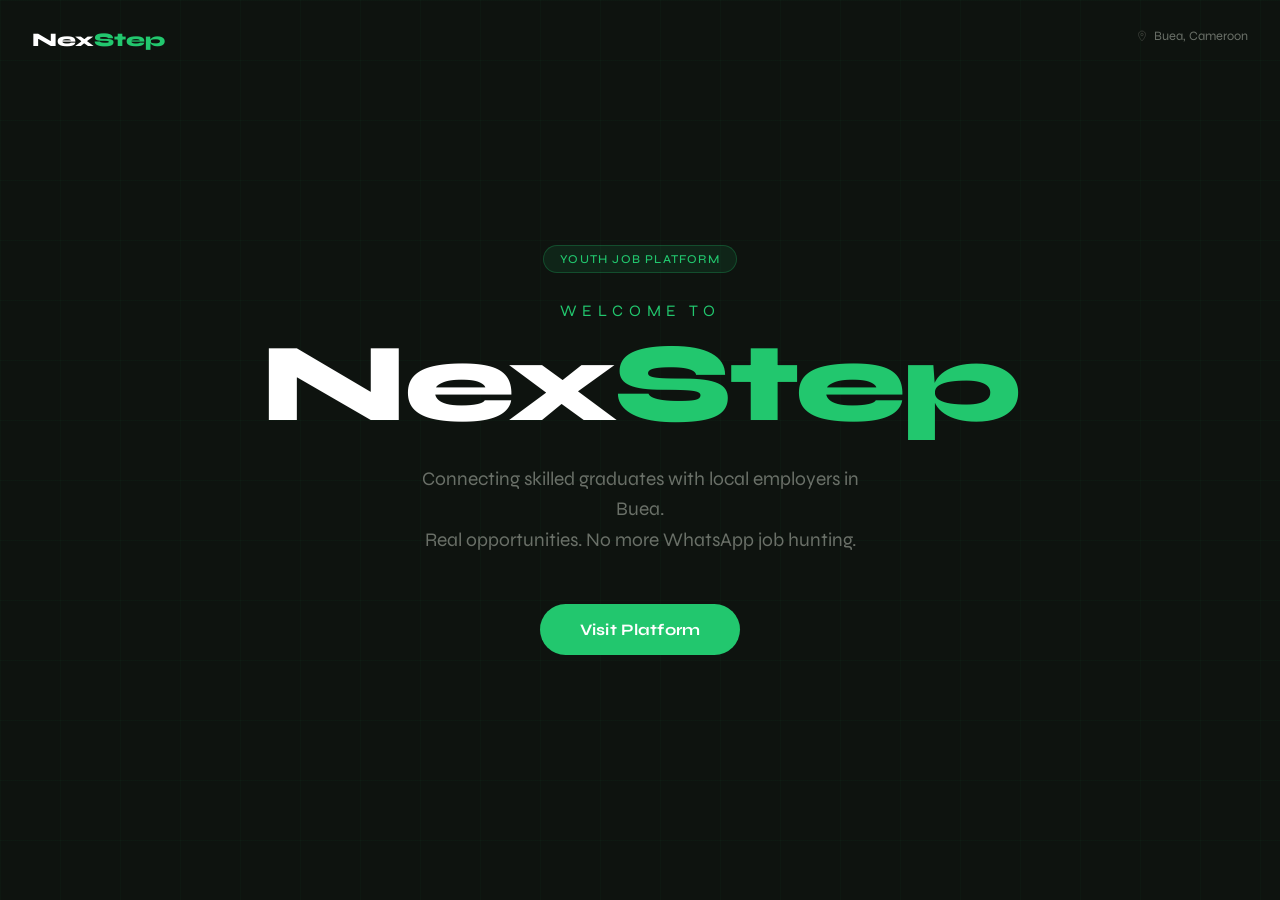
<file: index.html>
<!doctype html>
<html lang="en">
  <head>
    <meta charset="UTF-8" />
    <meta name="viewport" content="width=device-width, initial-scale=1.0" />
    <title>Welcome | NextStep</title>
    <link
      rel="stylesheet"
      href="https://fonts.googleapis.com/css2?family=Syne:wght@400;700;800&family=DM+Sans:wght@300;400;500&display=swap"/>
    <link rel="stylesheet" href="css/welcome.css" />
  </head>
  <body>
    <div class="grid-overlay"></div>
    <canvas id="bg"></canvas>
    <a href="home.html" class="corner-logo">Nex<span>Step</span></a>

    <!-- Location top right -->
    <div class="location-tag">
      <svg
        width="12"
        height="12"
        fill="none"
        stroke="#3a3e38"
        stroke-width="1.8"
        viewBox="0 0 24 24"
      >
        <path
          d="M12 2C8.13 2 5 5.13 5 9c0 5.25 7 13 7 13s7-7.75 7-13c0-3.87-3.13-7-7-7z"
        />
        <circle cx="12" cy="9" r="2.5" />
      </svg>
      Buea, Cameroon
    </div>

    <!-- Main Section -->
    <main class="welcome-wrap">
      <div class="tag">Youth Job Platform</div>

      <div class="welcome-label">Welcome to</div>
      <h1 class="headline">
        <span class="word">Nex</span><span class="word">Step</span>
      </h1>

      <p class="subtext">
        Connecting skilled graduates with local employers in Buea.<br />
        Real opportunities. No more WhatsApp job hunting.
      </p>
      <div class="cta-wrap">
        <a href="home.html" class="cta-btn" id="enterBtn">Visit Platform</a>
      </div>
    </main>
  </body>
</html>
</file>
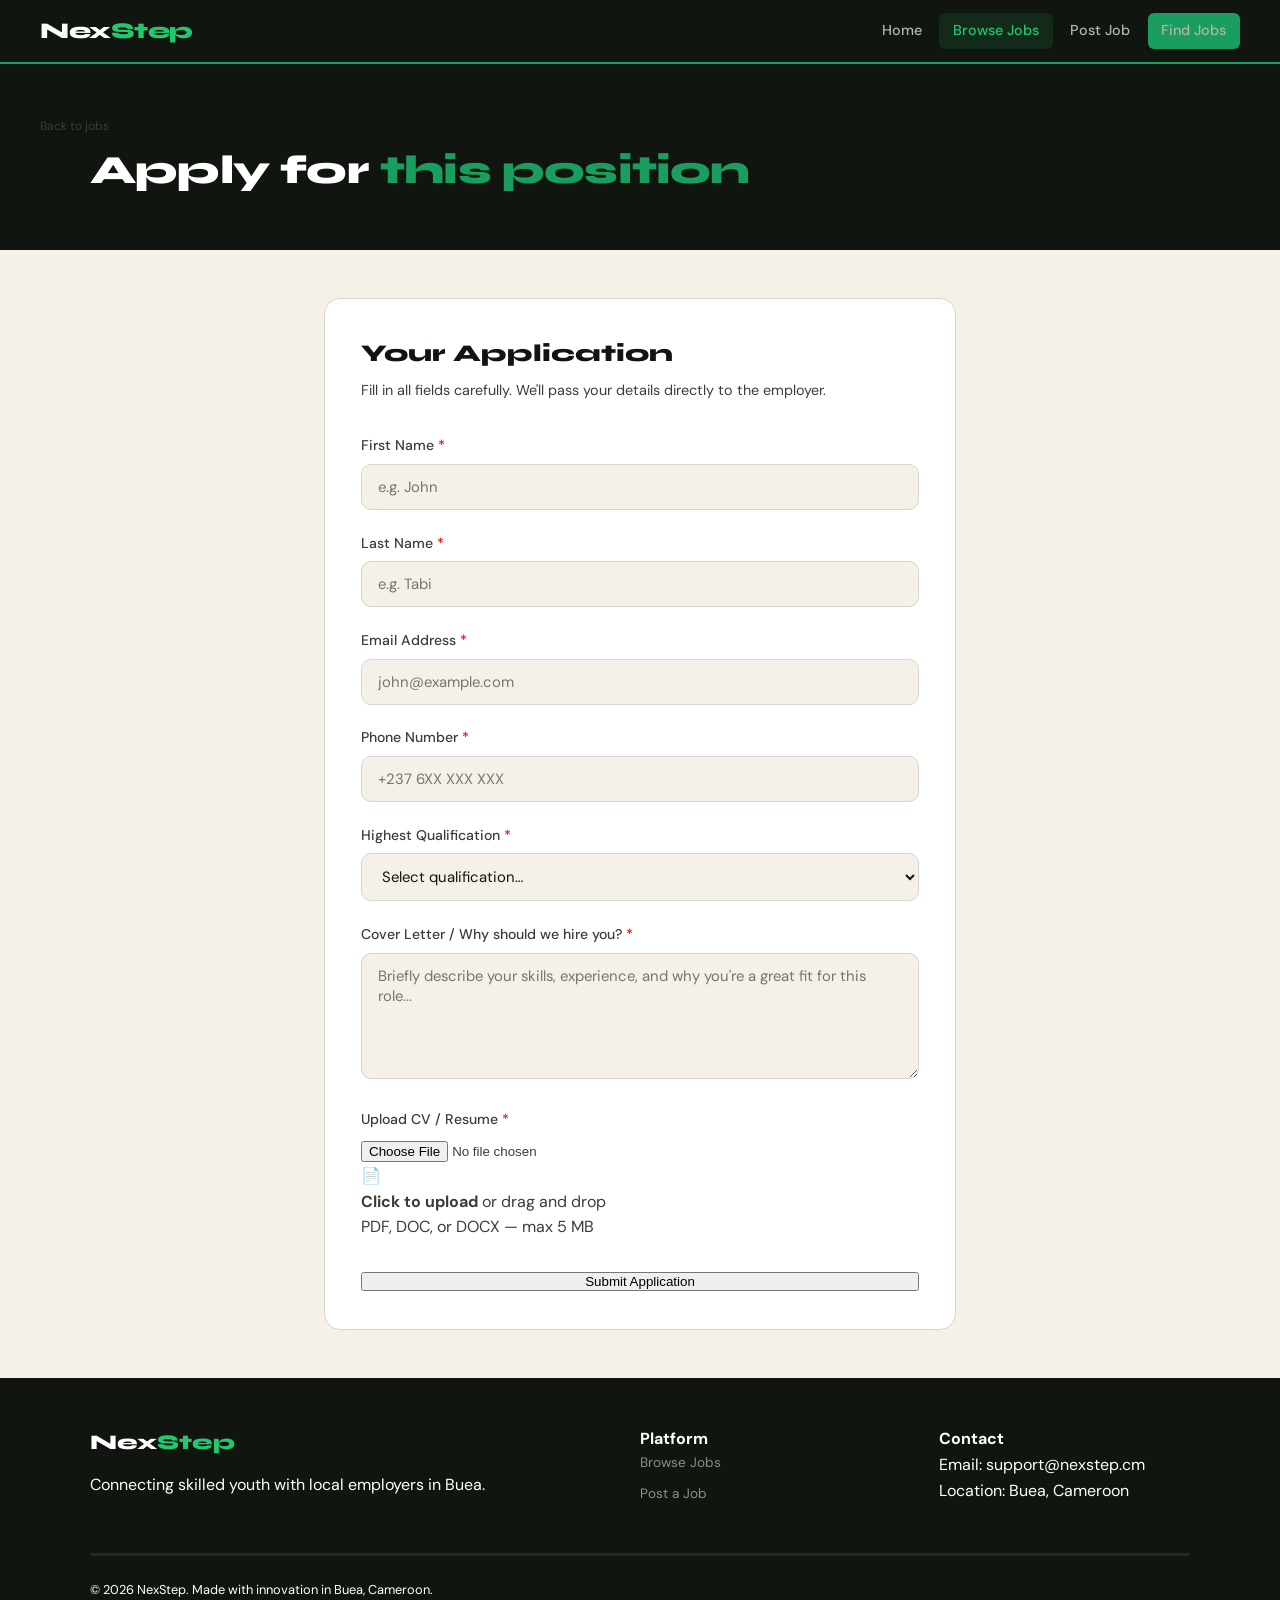
<file: apply.html>
<!DOCTYPE html>
<html lang="en">
<head>
  <meta charset="UTF-8" />
  <meta name="viewport" content="width=device-width, initial-scale=1.0" />
  <title>Apply | NexStep</title>
  <link rel="stylesheet" href="css/apply.css" />
</head>
<body>
<nav>
  <a href="home.html" class="nav-logo">Nex<span>Step</span></a>
  <div class="nav-links" id="navLinks">
    <a href="home.html">Home</a>
    <a href="job.html" class="active">Browse Jobs</a>
    <a href="employer.html">Post  Job</a>
    <a href="job.html" class="nav-cta btn">Find Jobs </a>
  </div>
  <div class="hamburger" id="hamburger">
    <span></span>
    <span></span>
    <span></span>
  </div>
</nav>
<div class="page-header">
  <div class="page-header-inner">
    <a href="#" id="backLink">Back to jobs</a>
    <h1>Apply for <span id="pageJobTitle">this position</span></h1>
  </div>
</div>
<div class="form-page">
  <div class="form-card">
    <div class="form-title">Your Application</div>
    <p class="form-subtitle">Fill in all fields carefully. We'll pass your details directly to the employer.</p>
    <form id="applyForm" novalidate>
      <div class="form-row">
        <div class="form-group">
          <label class="form-label" for="firstName">First Name <span>*</span></label>
          <input class="form-input" id="firstName" type="text" placeholder="e.g. John" />
          <div class="form-error" id="firstNameErr">Please enter your first name.</div>
        </div>
        <div class="form-group">
          <label class="form-label" for="lastName">Last Name <span>*</span></label>
          <input class="form-input" id="lastName" type="text" placeholder="e.g. Tabi" />
          <div class="form-error" id="lastNameErr">Please enter your last name.</div>
        </div>
      </div>
      <div class="form-group">
        <label class="form-label" for="email">Email Address <span>*</span></label>
        <input class="form-input" id="email" type="email" placeholder="john@example.com" />
        <div class="form-error" id="emailErr">Please enter a valid email address.</div>
      </div>
      <div class="form-group">
        <label class="form-label" for="phone">Phone Number <span>*</span></label>
        <input class="form-input" id="phone" type="tel" placeholder="+237 6XX XXX XXX" />
        <div class="form-error" id="phoneErr">Please enter your phone number.</div>
      </div>
      <div class="form-group">
        <label class="form-label" for="education">Highest Qualification <span>*</span></label>
        <select class="form-select" id="education">
          <option value="">Select qualification…</option>
          <option>HND (Higher National Diploma)</option>
          <option>Bachelor's Degree</option>
          <option>Master's Degree</option>
          <option>Professional Certificate</option>
          <option>BACC / A-Levels</option>
        </select>
        <div class="form-error" id="educationErr">Please select your qualification.</div>
      </div>
      <div class="form-group">
        <label class="form-label" for="coverLetter">Cover Letter / Why should we hire you? <span>*</span></label>
        <textarea class="form-textarea" id="coverLetter" rows="5" placeholder="Briefly describe your skills, experience, and why you're a great fit for this role..."></textarea>
        <div class="form-error" id="coverLetterErr">Please write a short cover letter</div>
      </div>
      <div class="form-group">
        <label class="form-label">Upload CV / Resume <span>*</span></label>
        <label class="file-upload" for="cvUpload" id="fileLabel">
          <input type="file" id="cvUpload" accept=".pdf,.doc,.docx" onchange="handleFile(this)" />
          <div class="file-upload-icon">📄</div>
          <div class="file-upload-text">
            <strong>Click to upload</strong> or drag and drop<br>
            PDF, DOC, or DOCX — max 5 MB
          </div>
        </label>
        <div class="form-error" id="cvErr">Please upload your CV.</div>
      </div>
      <div style="margin-top:1.75rem;">
        <button type="submit" class="btn btn-primary btn-lg" style="width:100%;justify-content:center;">
          Submit Application
        </button>
      </div>
    </form>
  </div>
</div>
<!-- Success massage -->
<div class="posted" id="completed">
  <div class="posted-title">Application Submitted!</div>
  <div class="posted-msg">We've sent your application to the employer. Good luck!</div>
</div>
<!-- Footer section -->
  <footer>
      <div class="footer-inner">
          <div class="footer-top">
              <div>
                  <a href="home.html" class="footer-logo">Nex<span>Step</span></a>
                  <p class="footer-desc"> Connecting skilled youth with local employers in Buea. </p>
              </div>
              <div class="footer-col">
                  <h4>Platform</h4>
                  <a href="job.html">Browse Jobs</a>
                  <a href="employer.html">Post a Job</a>
              </div>
              <div class="footer-col">
                  <h4>Contact</h4>
                  <p>Email: support@nexstep.cm</p>
                  <p>Location: Buea, Cameroon</p>
              </div>
          </div>
          <div class="footer-bottom">
              <span>
                  © 2026 NexStep. Made with innovation in Buea, Cameroon.
              </span>
          </div>
      </div>
  </footer>
  <script src="js/apply.js"></script>
  </body>
  </html>
</file>
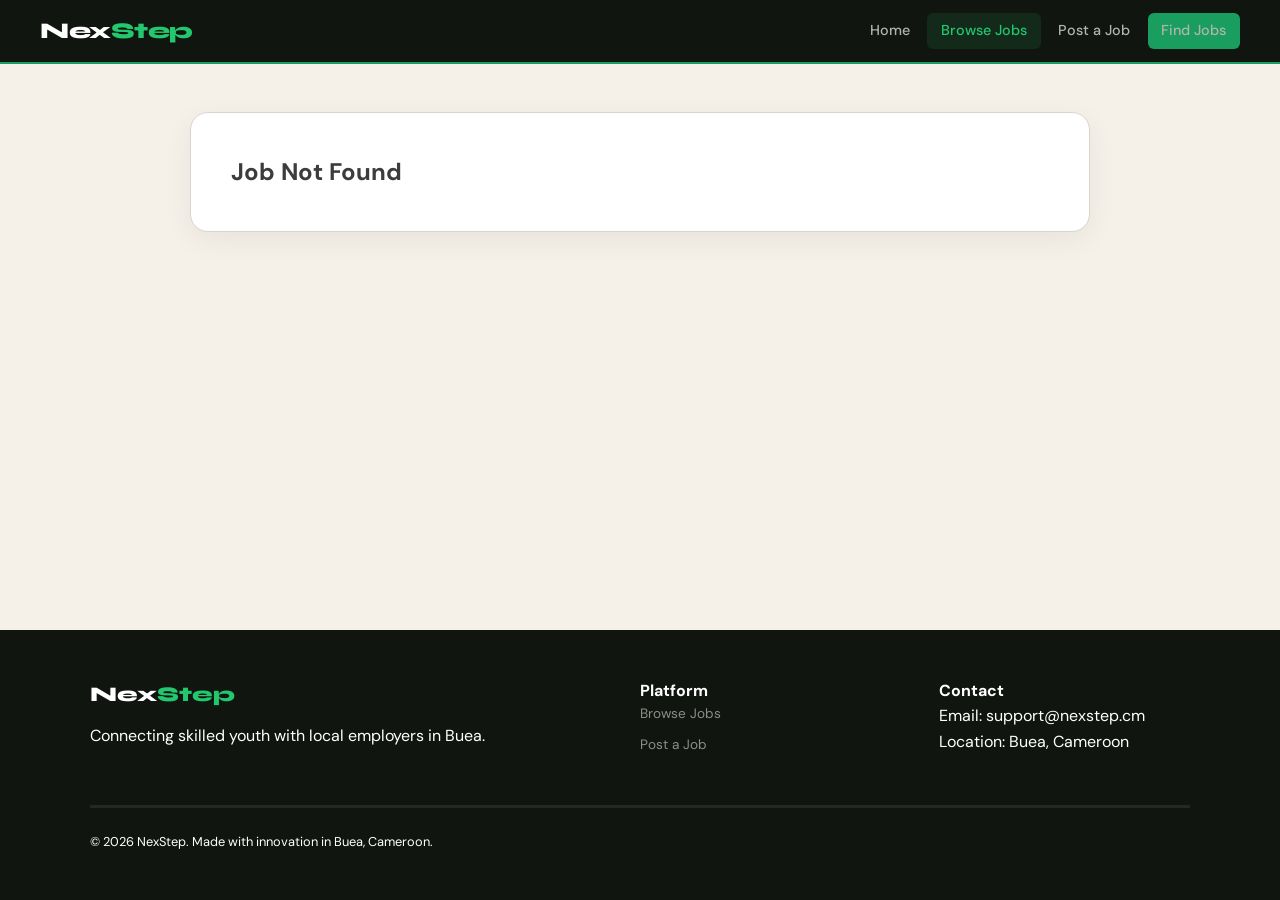
<file: details.html>
<!DOCTYPE html>
<html lang="en">
<head>
  <meta charset="UTF-8" />
  <meta name="viewport" content="width=device-width, initial-scale=1.0" />
  <title>Job Detail — NexStep</title>
  <link rel="stylesheet" href="css/detail.css" />
  <link rel="icon" type="image/png" href="/image/favicon.png" />
</head>
<body>

  <!-- Nav section -->
  <nav>
    <a href="home.html" class="nav-logo">Nex<span>Step</span></a>
    <div class="nav-links" id="navLinks">
      <a href="home.html">Home</a>
      <a href="job.html" class="active">Browse Jobs</a>
      <a href="employer.html">Post a Job</a>
      <a href="job.html" class="nav-cta btn">Find Jobs </a>
    </div>
    <div class="hamburger" id="hamburger">
      <span></span>
      <span></span>
      <span></span>
    </div>
  </nav>

  <!-- Job Details Section -->
  <section class="details-section">
    <div class="details-container" id="jobDetails">
      <!-- Job info will be injected here by JavaScript -->
    </div>
  </section>

  <!-- Footer section -->
  <footer>
      <div class="footer-inner">
          <div class="footer-top">
              <div>
                  <a href="home.html" class="footer-logo">Nex<span>Step</span></a>
                  <p class="footer-desc"> Connecting skilled youth with local employers in Buea. </p>
              </div>
              <div class="footer-col">
                  <h4>Platform</h4>
                  <a href="job.html">Browse Jobs</a>
                  <a href="employer.html">Post a Job</a>
              </div>
              <div class="footer-col">
                  <h4>Contact</h4>
                  <p>Email: support@nexstep.cm</p>
                  <p>Location: Buea, Cameroon</p>
              </div>
          </div>
          <div class="footer-bottom">
              <span>
                  © 2026 NexStep. Made with innovation in Buea, Cameroon.
              </span>
          </div>
      </div>
  </footer>

  <!-- JavaScript -->
  <script>
    // Job database
    const jobs = {
      1: {
        title: "Network Administrator",
        company: "Ctnet",
        location: "Camp-sic, Buea",
        salary: "75,000 XAF/month",
        type: "Full-Time",
        description: "We are look for a networking engineer to monitor and maintain network infrastructure to ensure optimal connectivity, and security"
      },
      2: {
        title: "Junior Web Developer",
        company: "MountainHub",
        location: "Greate Soppo, Buea",
        salary: "30,000 XAF/month",
        type: "Internship",
        description: "Assit developing team and maintaining web applications for growing tech ."
      },
      3: {
        title: "Hardware Maintenance Technician",
        company: "Emma4Christ",
        location: "UB Junction, Buea",
        salary: "120,000 XAF/month",
        type: "Full-Time",
        description: "Maintaining and repairinggit git computer hardware devices."
      },
      4: {
        title: "Social Media Manager",
        company: "Buea Digital Agency",
        location: "Great Soppo",
        salary: "90,000 XAF/month",
        type: "Part-Time",
        description: "Manage social media accounts and create digital marketing campaigns."
      },
      5: {
        title: "Mobile App Developer",
        company: "Silicon Mountain Startup",
        location: "Molyko",
        salary: "200,000 XAF/month",
        type: "Contract",
        description: "Develop cross-platform mobile applications with Flutter or React Native."
      }
      
    };

    // Get job ID from URL
    const params = new URLSearchParams(window.location.search);
    const id = params.get("id");
    const job = jobs[id];

    // Select container
    const container = document.getElementById("jobDetails");

    if (job) {
      container.innerHTML = `
        <h1>${job.title}</h1>
        <p><strong>Company:</strong> ${job.company}</p>
        <p><strong>Location:</strong> ${job.location}</p>
        <p><strong>Salary:</strong> ${job.salary}</p>
        <p><strong>Job Type:</strong> ${job.type}</p>
        <h3>Job Description</h3>
        <p>${job.description}</p>
        
        <a href="apply.html" class="apply-btn">Apply Now</a>
      `;
    } else {
      container.innerHTML = `<h1>Job Not Found</h1>`;
    }

    const hamburger = document.getElementById("hamburger");
    const navLinks = document.getElementById("navLinks");

    hamburger.addEventListener("click", () => {
    navLinks.classList.toggle("open");
});
  </script>
</body>
</html>
</file>
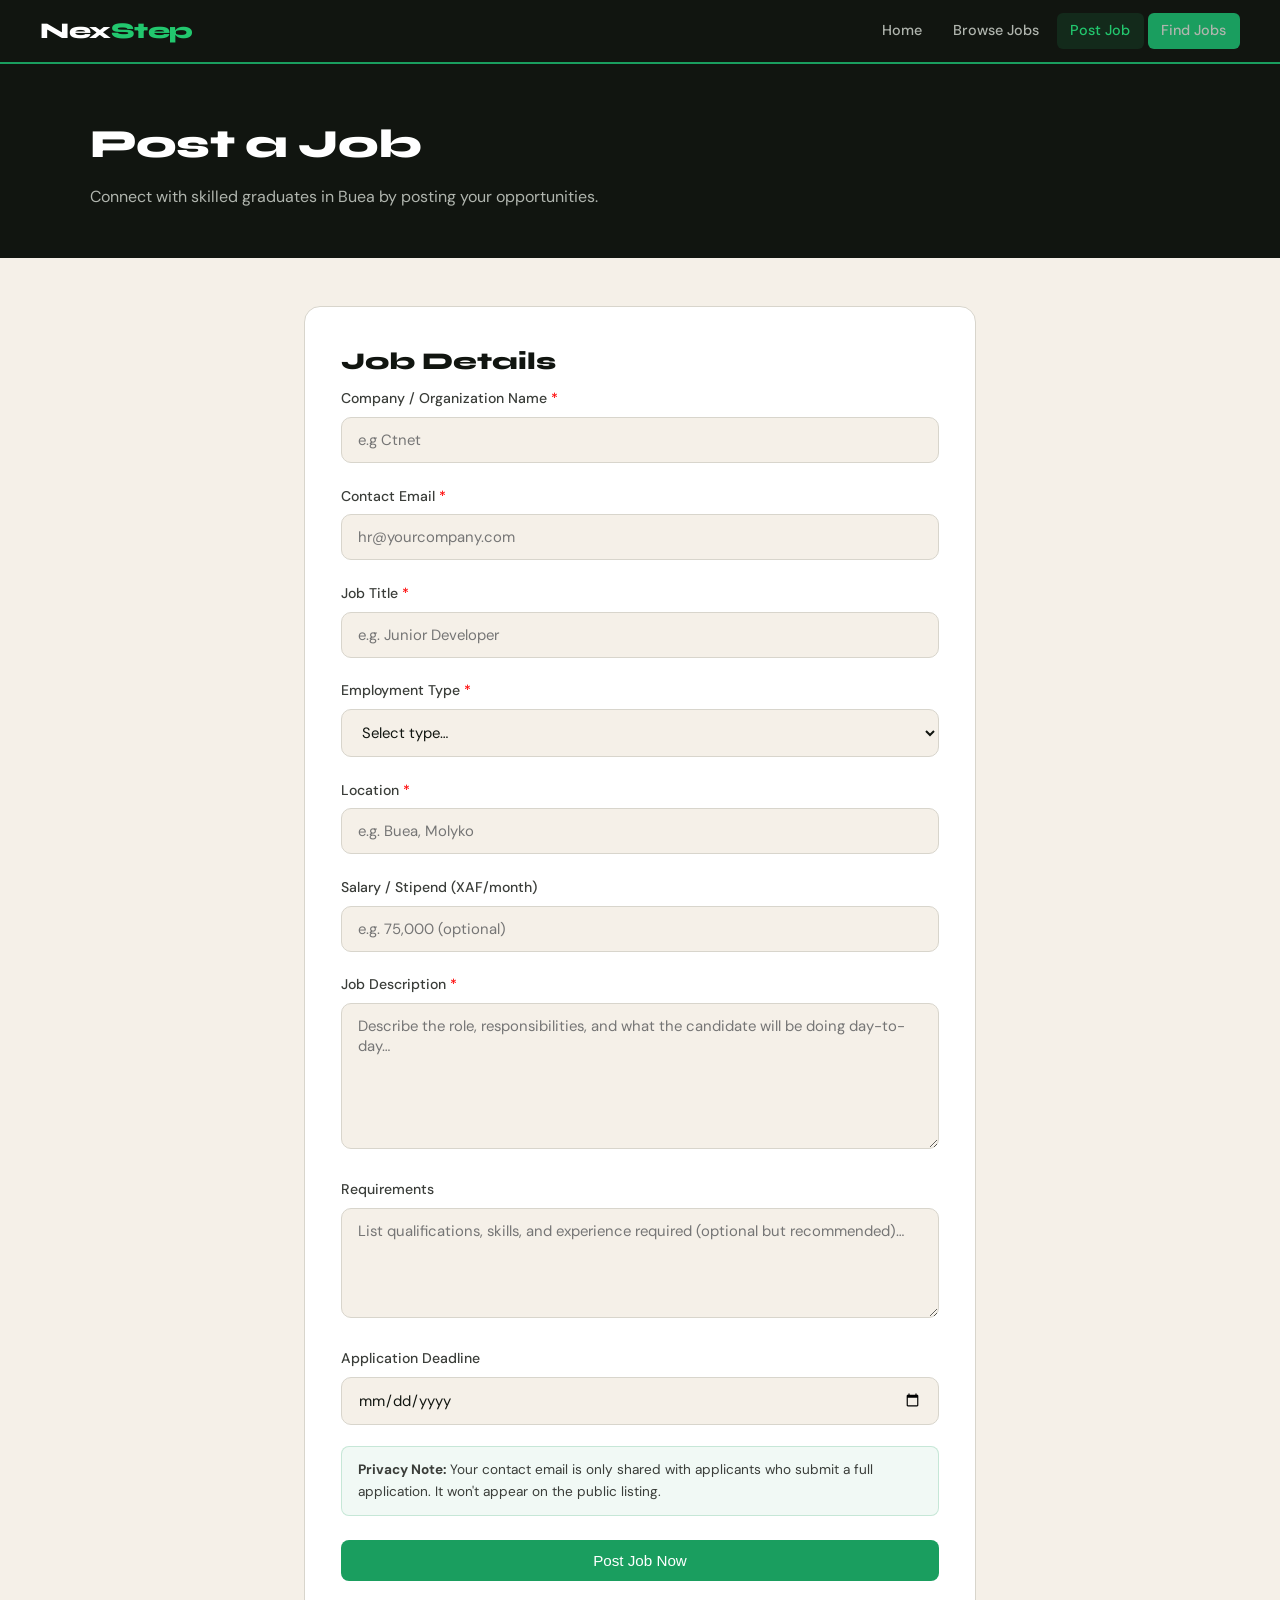
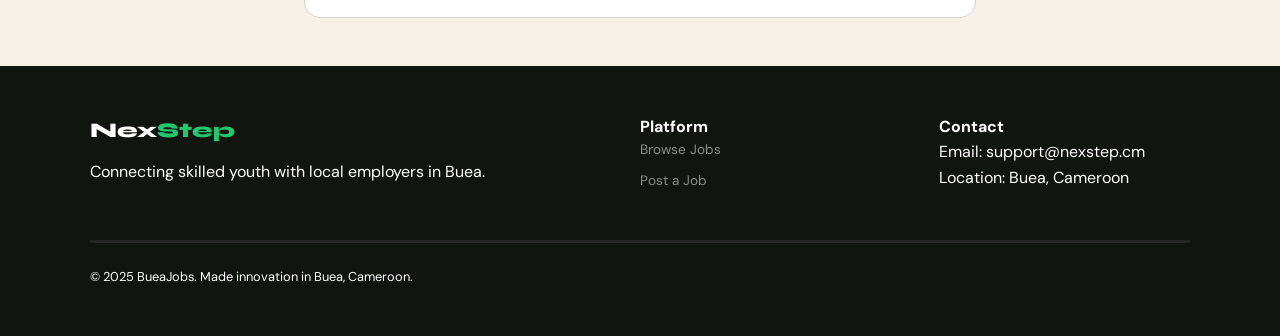
<file: employer.html>
<!DOCTYPE html>
<html lang="en">
<head>
    <meta charset="UTF-8">
    <meta name="viewport" content="width=device-width, initial-scale=1.0">
    <title>Post Job | NexStep</title>
    <link rel="stylesheet" href="css/employer.css">
    <link rel="icon" type="image/png" href="/image/favicon.png" />
</head>
<body>
    
<!-- Header and Navigation -->
<header>
    <nav>
        <a href="home.html" class="nav-logo">Nex<span>Step</span></a>
        <div class="nav-links" id="navLinks">
            <a href="home.html">Home</a>
            <a href="job.html">Browse Jobs</a>
            <a href="employer.html" class="active">Post Job</a>
            <a href="job.html" class="nav-cta btn">Find Jobs</a>
        </div>
<!-- Hamburger-->
        <div class="hamburger" id="hamburger">
            <span></span>
            <span></span>
            <span></span>
        </div>
    </nav>
</header>

<!-- Hero Section -->
<section class="page-header">
    <div class="header-inner">
        <h1>Post a Job</h1>
        <p>Connect with skilled graduates in Buea by posting your opportunities.</p>
    </div>
</section>

<!-- FORM -->
<div class="post-job-wrap">
  <div class="form-card">
    <div class="form-title">Job Details</div>
    <form id="postForm" novalidate>

      <div class="form-group">
        <label class="form-label" for="companyName">Company / Organization Name <span>*</span></label>
        <input class="form-input" id="companyName" type="text" placeholder="e.g Ctnet" />
        <div class="form-error" id="companyNameErr">Please enter your company name.</div>
      </div>

      <div class="form-group">
        <label class="form-label" for="contactEmail">Contact Email <span>*</span></label>
        <input class="form-input" id="contactEmail" type="email" placeholder="hr@yourcompany.com" />
        <div class="form-error" id="contactEmailErr">Please enter a valid email address.</div>
      </div>

      <div class="form-row">
        <div class="form-group">
          <label class="form-label" for="jobTitle">Job Title <span>*</span></label>
          <input class="form-input" id="jobTitle" type="text" placeholder="e.g. Junior Developer" />
          <div class="form-error" id="jobTitleErr">Please enter a job title.</div>
        </div>
        <div class="form-group">
          <label class="form-label" for="jobType">Employment Type <span>*</span></label>
          <select class="form-select" id="jobType">
            <option value="">Select type…</option>
            <option>Full-time</option>
            <option>Part-time</option>
            <option>Internship</option>
            <option>Remote</option>
          </select>
          <div class="form-error" id="jobTypeError">Please select an employment type.</div>
        </div>
      </div>

      <div class="form-row">
        <div class="form-group">
          <label class="form-label" for="jobLocation">Location <span>*</span></label>
          <input class="form-input" id="jobLocation" type="text" placeholder="e.g. Buea, Molyko" />
          <div class="form-error" id="jobLocationError">Please enter the job location.</div>
        </div>
        <div class="form-group">
          <label class="form-label" for="salary">Salary / Stipend (XAF/month)</label>
          <input class="form-input" id="salary" type="text" placeholder="e.g. 75,000 (optional)" />
        </div>
      </div>

      <div class="form-group">
        <label class="form-label" for="jobDesc">Job Description <span>*</span></label>
        <textarea class="form-textarea" id="jobDesc" rows="6"
          placeholder="Describe the role, responsibilities, and what the candidate will be doing day-to-day…"></textarea>
        <div class="form-error" id="jobDescError">Please provide a job description (at least 50 characters).</div>
      </div>

      <div class="form-group">
        <label class="form-label" for="requirements">Requirements</label>
        <textarea class="form-textarea" id="requirements" rows="4"
          placeholder="List qualifications, skills, and experience required (optional but recommended)…"></textarea>
      </div>

      <div class="form-group">
        <label class="form-label" for="deadline">Application Deadline</label>
        <input class="form-input" id="deadline" type="date" />
      </div>

      <div class="privacy-note">
        <strong>Privacy Note:</strong> Your contact email is only shared with applicants who submit a full application. It won't appear on the public listing.
      </div>
      <button type="submit" class="btn-submit">
        Post Job Now
      </button>
      </form>
    </div>
</div>

<!-- Success Message -->
<div class="posted" id="completed">
    <div class="posted-title">Job Posted Successfully</div>
    <div class="posted-msg" id="postedMsg">Your job is now live on NexStep.</div>
</div>

<!-- Footer Section -->
<footer>
  <div class="footer-inner">
    <div class="footer-top">
      <div>
        <a href="home.html" class="footer-logo">Nex<span>Step</span></a>
        <p class="footer-desc">Connecting skilled youth with local employers in Buea.</p>
      </div>
      <div class="footer-col">
        <h4>Platform</h4>
        <a href="job.html">Browse Jobs</a>
        <a href="employer.html">Post a Job</a>
      </div>
      <div class="footer-col">
        <h4>Contact</h4>
        <p>Email: support@nexstep.cm</p>
        <p>Location: Buea, Cameroon</p>
      </div>
    </div>
    <div class="footer-bottom"><span>© 2025 BueaJobs. Made innovation  in Buea, Cameroon.</span></div>
  </div>
</footer>

<!-- JavaScript link-->
<script src="js/employer.js"></script>
</body>
</html>
</file>
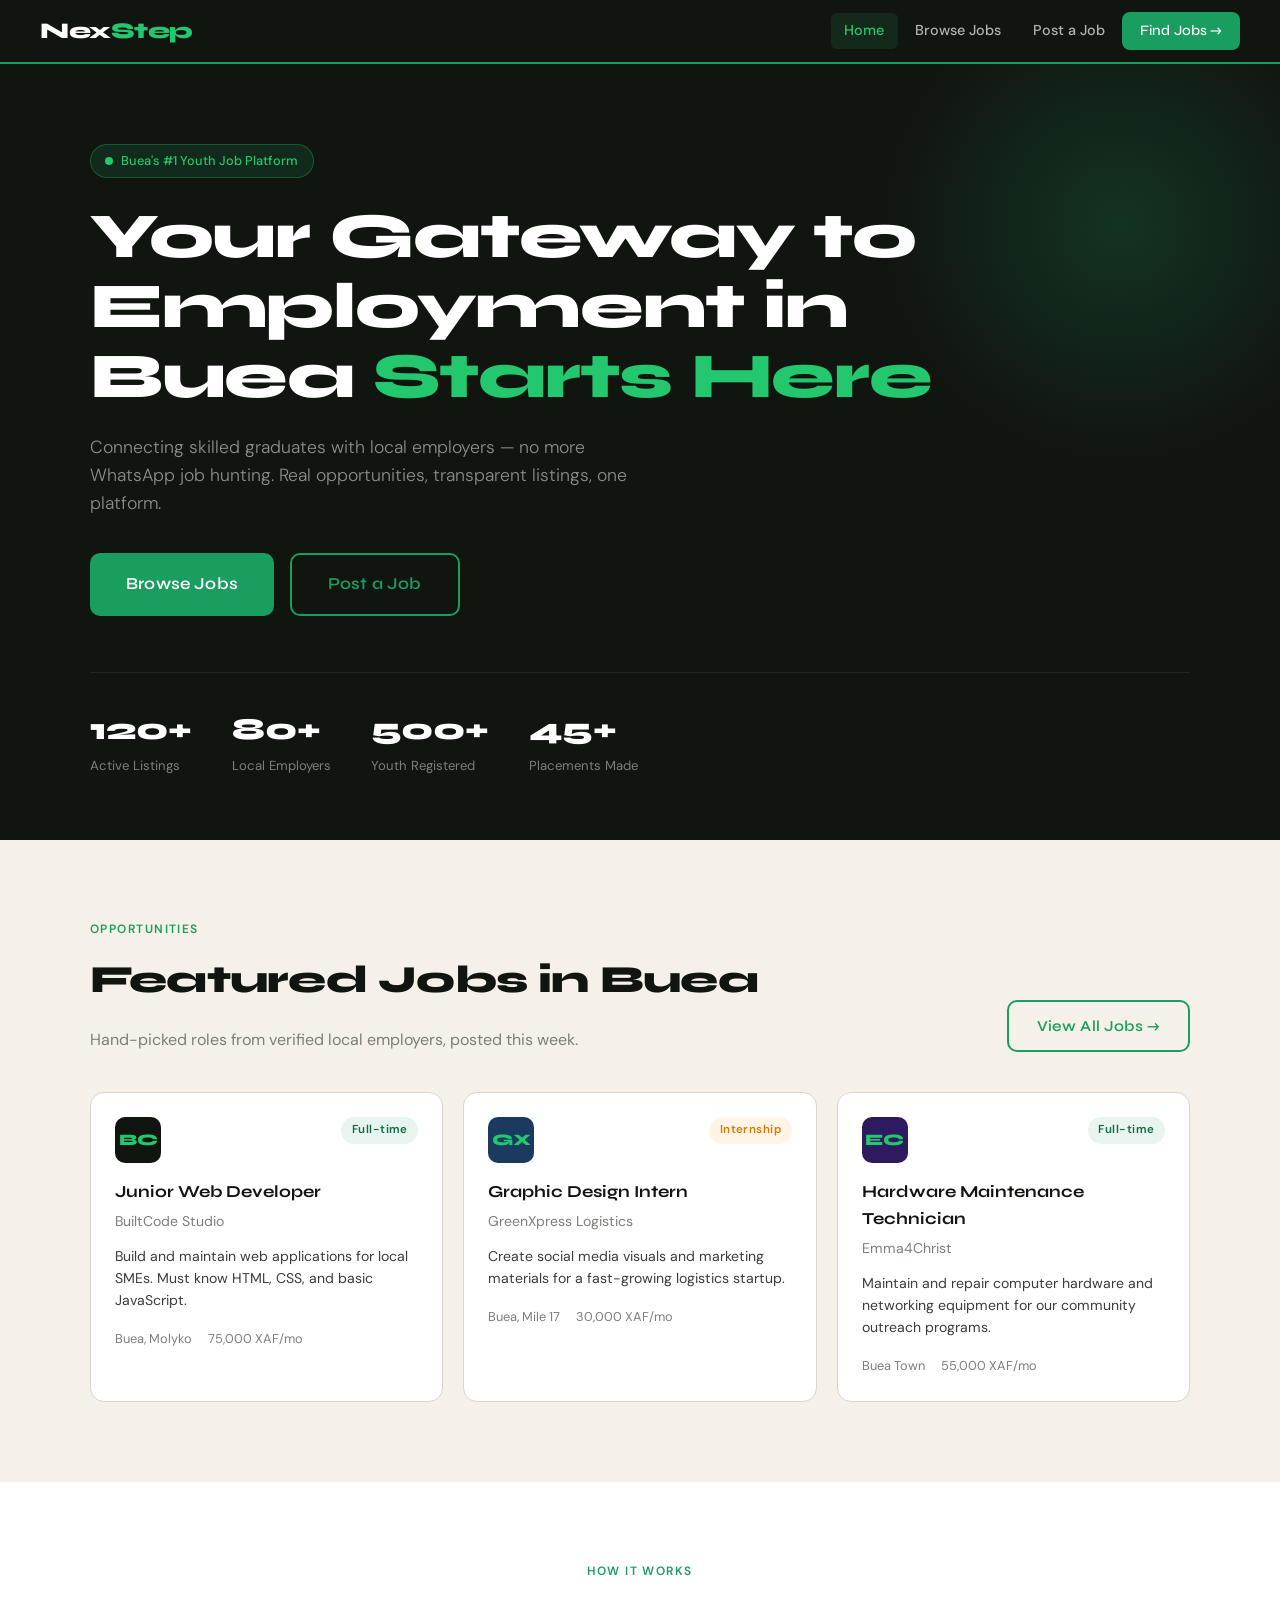
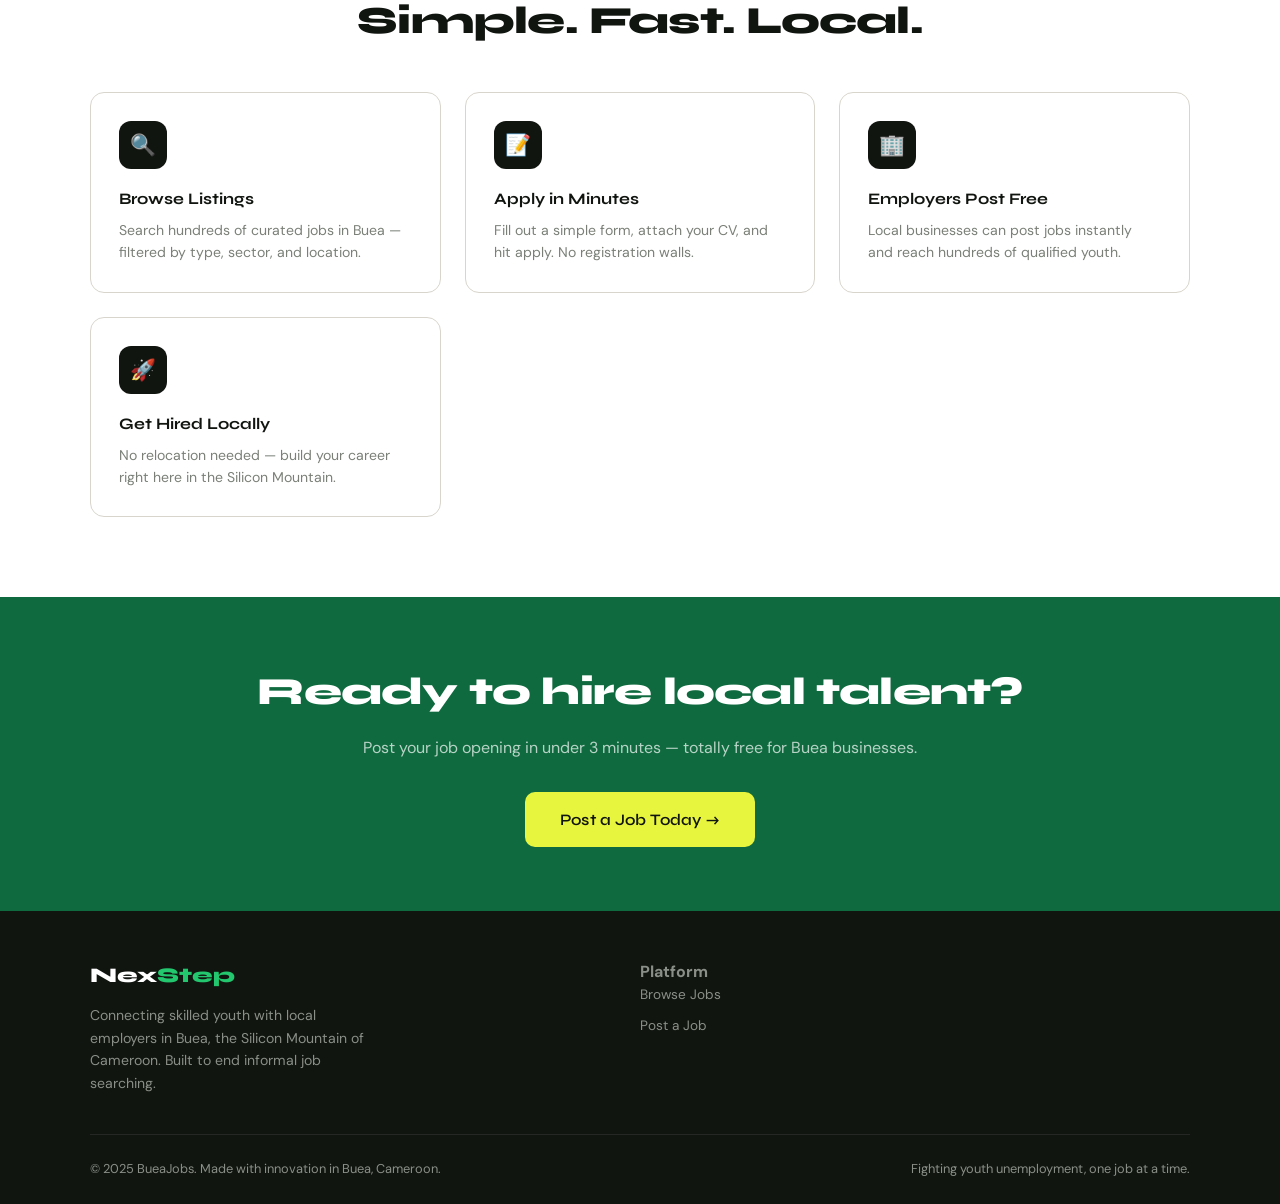
<file: home.html>
<!doctype html>
<html lang="en">
  <head>
    <meta charset="UTF-8" />
    <meta name="viewport" content="width=device-width, initial-scale=1.0" />
    <title>NextStep — Find Work in Buea</title>
    <link rel="stylesheet" href="css/home.css" />
    <link rel="stylesheet" href="css/base.css" />
  </head>
  <body>
    <!-- NAV -->
    <nav>
      <a href="index.html" class="nav-logo">Nex<span>Step</span></a>
      <div class="nav-links" id="navLinks">
        <a href="home.html" class="active">Home</a>
        <a href="job.html">Browse Jobs</a>
        <a href="employer.html">Post a Job</a>
        <a href="job.html" class="nav-cta btn">Find Jobs →</a>
      </div>
      <div class="hamburger" id="hamburger"></div>
    </nav>

    <!-- HERO -->
    <section class="hero">
      <div class="hero-inner">
        <div class="hero-tag">
          <svg width="8" height="8" viewBox="0 0 8 8" fill="none">
            <circle cx="4" cy="4" r="4" fill="#22c76e" />
          </svg>
          Buea's #1 Youth Job Platform
        </div>
        <h1>Your Gateway to Employment in<br />Buea <em>Starts Here</em></h1>
        <p>
          Connecting skilled graduates with local employers — no more WhatsApp
          job hunting. Real opportunities, transparent listings, one platform.
        </p>
        <div class="hero-actions">
    
          <a href="job.html" class="btn btn-primary btn-lg">Browse Jobs</a>
          <a href="employer.html" class="btn btn-outline btn-lg">Post a Job</a
          >
        </div>
        <div class="hero-stats">
          <div>
            <div class="stat-num">120+</div>
            <div class="stat-label">Active Listings</div>
          </div>
          <div>
            <div class="stat-num">80+</div>
            <div class="stat-label">Local Employers</div>
          </div>
          <div>
            <div class="stat-num">500+</div>
            <div class="stat-label">Youth Registered</div>
          </div>
          <div>
            <div class="stat-num">45+</div>
            <div class="stat-label">Placements Made</div>
          </div>
        </div>
      </div>
    </section>

    <!-- FEATURED JOBS -->
    <section class="section" style="background: var(--cream)">
      <div class="section-inner">
        <div class="section-header">
          <div>
            <div class="section-label">Opportunities</div>
            <h2 class="section-title">Featured Jobs in Buea</h2>
            <p class="section-sub">
              Hand-picked roles from verified local employers, posted this week.
            </p>
          </div>
          <a href="job.html" class="btn btn-outline">View All Jobs →</a>
        </div>

        <div class="jobs-grid">
          <a href="job-detail.html?id=1" class="job-card">
            <div class="job-card-top">
              <div class="company-logo">BC</div>
              <span class="job-badge badge-full">Full-time</span>
            </div>
            <div class="job-title">Junior Web Developer</div>
            <div class="job-company">BuiltCode Studio</div>
            <div class="job-desc">
              Build and maintain web applications for local SMEs. Must know
              HTML, CSS, and basic JavaScript.
            </div>
            <div class="job-meta">
              <span class="job-meta-item"> Buea, Molyko</span>
              <span class="job-meta-item"> 75,000 XAF/mo</span>
            </div>
          </a>

          <a href="job-detail.html?id=2" class="job-card">
            <div class="job-card-top">
              <div class="company-logo" style="background: #1a3a5f">GX</div>
              <span class="job-badge badge-intern">Internship</span>
            </div>
            <div class="job-title">Graphic Design Intern</div>
            <div class="job-company">GreenXpress Logistics</div>
            <div class="job-desc">
              Create social media visuals and marketing materials for a
              fast-growing logistics startup.
            </div>
            <div class="job-meta">
              <span class="job-meta-item">Buea, Mile 17</span>
              <span class="job-meta-item">30,000 XAF/mo</span>
            </div>
          </a>

          <a href="job-detail.html?id=3" class="job-card">
            <div class="job-card-top">
              <div class="company-logo" style="background: #2d1a5f">EC</div>
              <span class="job-badge badge-full">Full-time</span>
            </div>
            <div class="job-title">Hardware Maintenance Technician</div>
            <div class="job-company">Emma4Christ</div>
            <div class="job-desc">
              Maintain and repair computer hardware and networking equipment for
              our community outreach programs.
            </div>
            <div class="job-meta">
              <span class="job-meta-item">Buea Town</span>
              <span class="job-meta-item">55,000 XAF/mo</span>
            </div>
          </a>
        </div>
      </div>
    </section>

    <!-- HOW IT WORKS -->
    <section class="section" style="background: var(--white)">
      <div class="section-inner">
        <div style="text-align: center; margin-bottom: 2.5rem">
          <div class="section-label">How It Works</div>
          <h2 class="section-title" style="margin: 0 auto 0.5rem">
            Simple. Fast. Local.
          </h2>
        </div>
        <div class="features-grid">
          <div class="feature-card">
            <div class="feature-icon">🔍</div>
            <div class="feature-title">Browse Listings</div>
            <div class="feature-desc">
              Search hundreds of curated jobs in Buea — filtered by type,
              sector, and location.
            </div>
          </div>
          <div class="feature-card">
            <div class="feature-icon">📝</div>
            <div class="feature-title">Apply in Minutes</div>
            <div class="feature-desc">
              Fill out a simple form, attach your CV, and hit apply. No
              registration walls.
            </div>
          </div>
          <div class="feature-card">
            <div class="feature-icon">🏢</div>
            <div class="feature-title">Employers Post Free</div>
            <div class="feature-desc">
              Local businesses can post jobs instantly and reach hundreds of
              qualified youth.
            </div>
          </div>
          <div class="feature-card">
            <div class="feature-icon">🚀</div>
            <div class="feature-title">Get Hired Locally</div>
            <div class="feature-desc">
              No relocation needed — build your career right here in the Silicon
              Mountain.
            </div>
          </div>
        </div>
      </div>
    </section>

    <!-- CTA -->
    <div class="cta-band">
      <h2>Ready to hire local talent?</h2>
      <p>
        Post your job opening in under 3 minutes — totally free for Buea
        businesses.
      </p>
      <a href="employer.html" class="btn btn-accent btn-lg"
        >Post a Job Today →</a
      >
    </div>

    <!-- FOOTER -->
    <footer>
      <div class="footer-inner">
        <div class="footer-top">
          <div>
            <a href="home.html" class="footer-logo">Nex<span>Step</span></a>
            <p class="footer-desc">
              Connecting skilled youth with local employers in Buea, the Silicon
              Mountain of Cameroon. Built to end informal job searching.
            </p>
          </div>
          <div class="footer-col">
            <h4>Platform</h4>
            <a href="job.html">Browse Jobs</a>
            <a href="employer.html">Post a Job</a>
          </div>
        </div>
        <div class="footer-bottom">
          <span>© 2025 BueaJobs. Made with innovation in Buea, Cameroon.</span>
          <span>Fighting youth unemployment, one job at a time.</span>
        </div>
      </div>
    </footer>

    <script src="js/index.js"></script>
  </body>
</html>
</file>
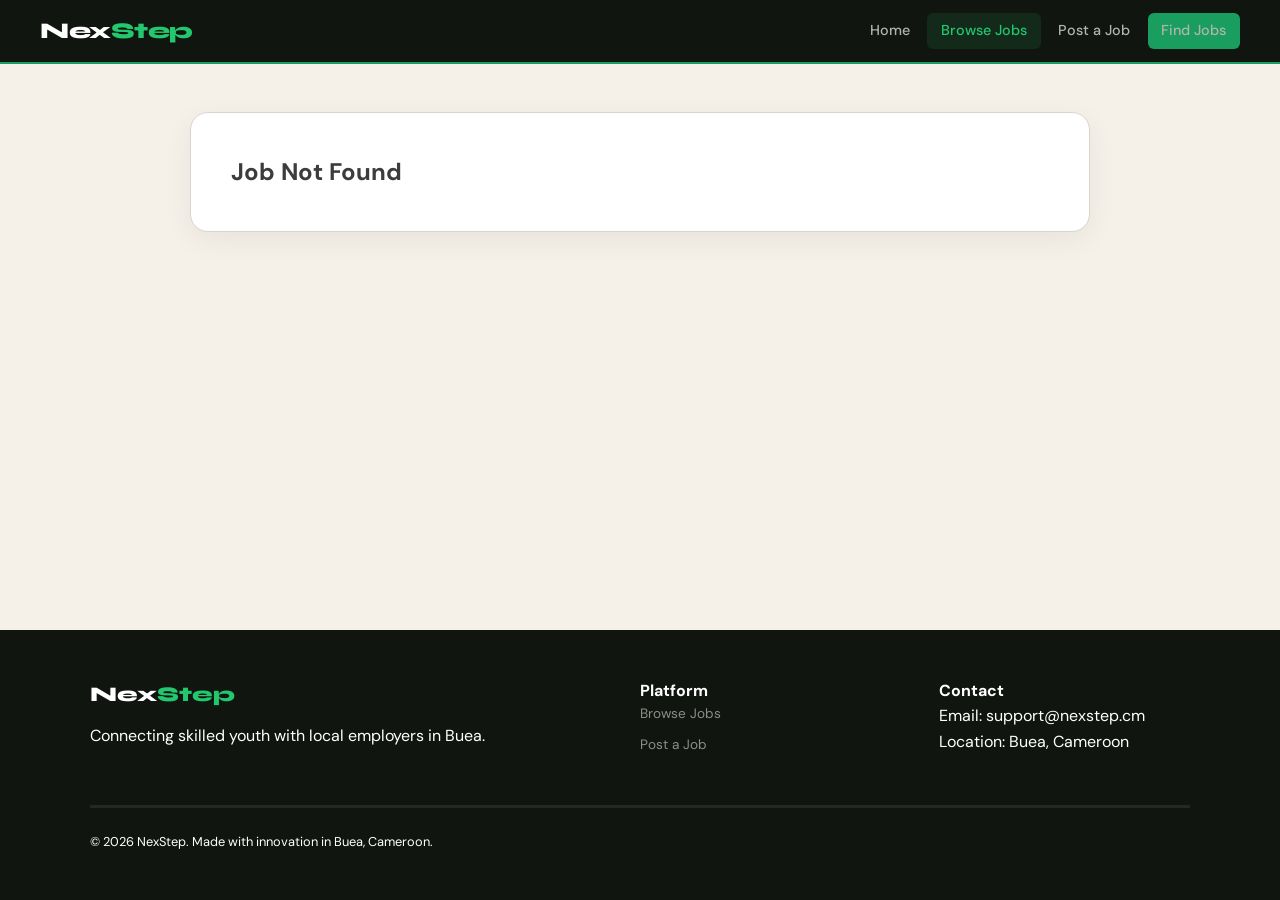
<file: job-detail.html>
<!DOCTYPE html>
<html lang="en">
<head>
  <meta charset="UTF-8" />
  <meta name="viewport" content="width=device-width, initial-scale=1.0" />
  <title>Job Detail — NexStep</title>
  <link rel="stylesheet" href="css/detail.css" />
  <link rel="icon" type="image/png" href="/image/favicon.png" />
</head>
<body>

  <!-- Nav section -->
  <nav>
    <a href="home.html" class="nav-logo">Nex<span>Step</span></a>
    <div class="nav-links" id="navLinks">
      <a href="home.html">Home</a>
      <a href="job.html" class="active">Browse Jobs</a>
      <a href="employer.html">Post a Job</a>
      <a href="job.html" class="nav-cta btn">Find Jobs </a>
    </div>
    <div class="hamburger" id="hamburger">
      <span></span>
      <span></span>
      <span></span>
    </div>
  </nav>

  <!-- Job Details Section -->
  <section class="details-section">
    <div class="details-container" id="jobDetails">
      <!-- Job info will be injected here by JavaScript -->
    </div>
  </section>

  <!-- Footer section -->
  <footer>
      <div class="footer-inner">
          <div class="footer-top">
              <div>
                  <a href="home.html" class="footer-logo">Nex<span>Step</span></a>
                  <p class="footer-desc"> Connecting skilled youth with local employers in Buea. </p>
              </div>
              <div class="footer-col">
                  <h4>Platform</h4>
                  <a href="job.html">Browse Jobs</a>
                  <a href="employer.html">Post a Job</a>
              </div>
              <div class="footer-col">
                  <h4>Contact</h4>
                  <p>Email: support@nexstep.cm</p>
                  <p>Location: Buea, Cameroon</p>
              </div>
          </div>
          <div class="footer-bottom">
              <span>
                  © 2026 NexStep. Made with innovation in Buea, Cameroon.
              </span>
          </div>
      </div>
  </footer>

  <!-- JavaScript -->
  <script>
    // Job database
    const jobs = {
      1: {
        title: "Junior Web Developer",
        company: "BuiltCode Studio",
        location: "Molyko, Buea",
        salary: "75,000 XAF/month",
        type: "Full-Time",
        description: "Build and maintain web applications using HTML, CSS, JavaScript, and modern frameworks."
      },
      2: {
        title: "Graphic Design Intern",
        company: "GreenXpress Logistics",
        location: "Mile 17, Buea",
        salary: "30,000 XAF/month",
        type: "Internship",
        description: "Create social media visuals and marketing materials for a fast-growing logistics startup."
      },
      3: {
        title: "Hardware Maintenance Technician",
        company: "Emma4Christ",
        location: "UB Junction, Buea",
        salary: "120,000 XAF/month",
        type: "Full-Time",
        description: "Maintaining and repairinggit git computer hardware devices."
      },
      4: {
        title: "Social Media Manager",
        company: "Buea Digital Agency",
        location: "Great Soppo",
        salary: "90,000 XAF/month",
        type: "Part-Time",
        description: "Manage social media accounts and create digital marketing campaigns."
      },
      5: {
        title: "Mobile App Developer",
        company: "Silicon Mountain Startup",
        location: "Molyko",
        salary: "200,000 XAF/month",
        type: "Contract",
        description: "Develop cross-platform mobile applications with Flutter or React Native."
      }
      
    };

    // Get job ID from URL
    const params = new URLSearchParams(window.location.search);
    const id = params.get("id");
    const job = jobs[id];

    // Select container
    const container = document.getElementById("jobDetails");

    if (job) {
      container.innerHTML = `
        <h1>${job.title}</h1>
        <p><strong>Company:</strong> ${job.company}</p>
        <p><strong>Location:</strong> ${job.location}</p>
        <p><strong>Salary:</strong> ${job.salary}</p>
        <p><strong>Job Type:</strong> ${job.type}</p>
        <h3>Job Description</h3>
        <p>${job.description}</p>
        
        <a href="apply.html" class="apply-btn">Apply Now</a>
      `;
    } else {
      container.innerHTML = `<h1>Job Not Found</h1>`;
    }

    const hamburger = document.getElementById("hamburger");
    const navLinks = document.getElementById("navLinks");

    hamburger.addEventListener("click", () => {
    navLinks.classList.toggle("open");
});
  </script>
</body>
</html>
</file>
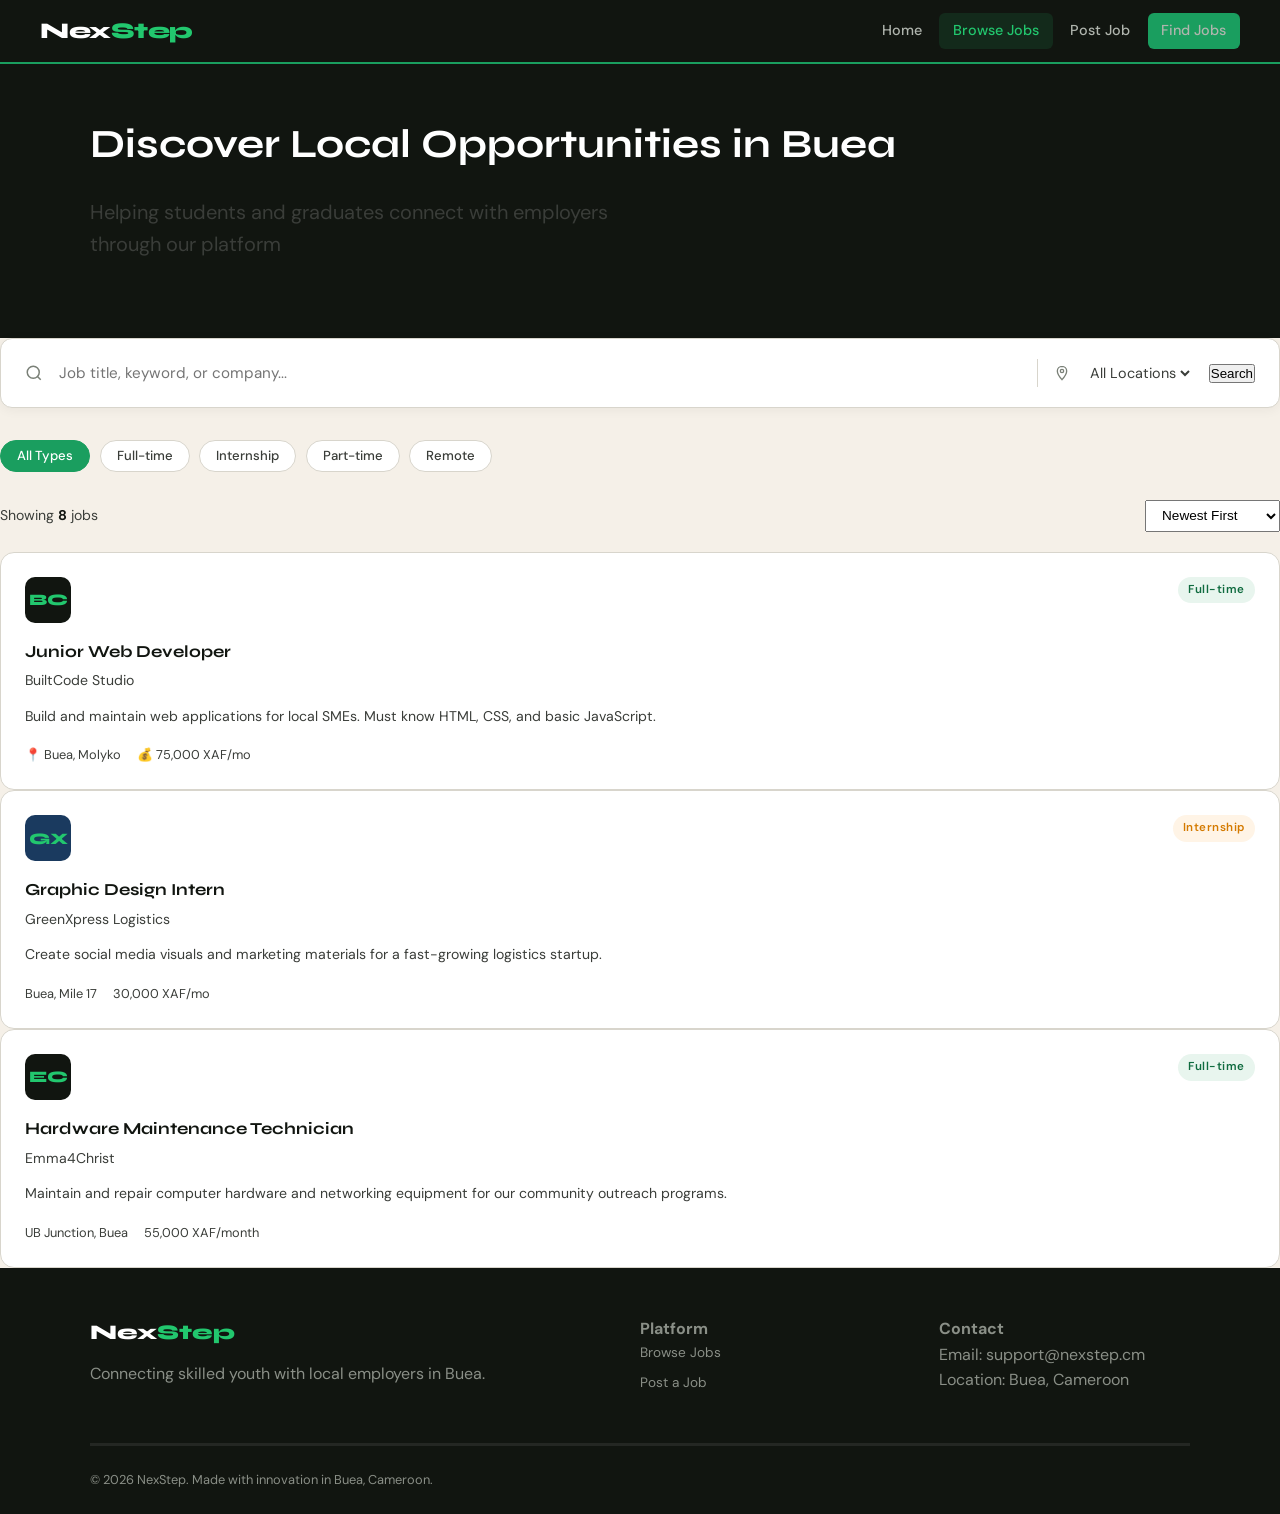
<file: job.html>
<!DOCTYPE html>
<html lang="en">
<head>
    <meta charset="UTF-8">
    <meta name="viewport" content="width=device-width, initial-scale=1.0">
    <title>Find Jobs | NexStep</title>
    <link rel="stylesheet" href="css/job.css">
</head>
<body loader="lazy">
<!-- Header -->
<header>
    <nav>
        <a href="home.html" class="nav-logo">Nex<span>Step</span></a>
        <div class="nav-links" id="navLinks">
            <a href="home.html">Home</a>
            <a href="job.html" class="active">Browse Jobs</a>
            <a href="employer.html">Post Job</a>
            <a href="job.html" class="nav-cta btn">Find Jobs</a>
        </div>
        <!-- Hamburger -->
        <div class="hamburger" id="hamburger">
            <span></span>
            <span></span>
            <span></span>
        </div>
    </nav>
</header>

<!-- Hero Section -->
<section class="hero">
        <div class="hero-inner">
        <h2 class="texts-1">
            Discover Local Opportunities in Buea
        </h2>
        <p>
            Helping students and graduates connect with employers through our platform
        </p>
    </div>
</section>

<section class="section">
 <div class="section-inner">

    <!-- SEARCH -->
    <div class="search-bar">
      <svg width="18" height="18" fill="none" stroke="#7a8077" stroke-width="2" viewBox="0 0 24 24"><circle cx="11" cy="11" r="8"/><path d="m21 21-4.35-4.35"/></svg>
      <input class="search-input" id="searchInput" type="text" placeholder="Job title, keyword, or company..." />
      <div class="search-divider"></div>
      <svg width="16" height="16" fill="none" stroke="#7a8077" stroke-width="2" viewBox="0 0 24 24"><path d="M12 2C8.13 2 5 5.13 5 9c0 5.25 7 13 7 13s7-7.75 7-13c0-3.87-3.13-7-7-7z"/><circle cx="12" cy="9" r="2.5"/></svg>
      <select class="search-select" id="locationFilter">
        <option value="">All Locations</option>
        <option>Buea, Molyko</option>
        <option>Buea Town</option>
        <option>Mile 17</option>
        <option>Bonduma</option>
      </select>
      <button class="btn btn-primary btn-sm" onclick="filterJobs()">Search</button>
    </div>
<!-- End of Search Section -->

 <!-- FILTERS -->
    <div class="filters" id="typeFilters">
      <button class="filter-btn active" data-type="all" onclick="setType(this,'all')">All Types</button>
      <button class="filter-btn" data-type="full" onclick="setType(this,'full')">Full-time</button>
      <button class="filter-btn" data-type="intern" onclick="setType(this,'intern')">Internship</button>
      <button class="filter-btn" data-type="part" onclick="setType(this,'part')">Part-time</button>
      <button class="filter-btn" data-type="remote" onclick="setType(this,'remote')">Remote</button>
    </div>

    <div style="display:flex; justify-content:space-between; align-items:center; margin-bottom:1.25rem;">
      <p style="color:var(--muted); font-size:0.88rem;">Showing <strong id="jobCount" style="color:var(--dark)">8</strong> jobs</p>
      <select class="form-select" style="width:auto; padding:0.4rem 0.75rem; font-size:0.85rem;" onchange="sortJobs(this.value)">
        <option value="newest">Newest First</option>
        <option value="salary">Highest Salary</option>
      </select>
    </div>

    <!--Grid-->
    <div class="jobs-grid">
        <!-- Job cards will be dynamically inserted here by JavaScript -->
          <a href="job-detail.html?id=1" class="job-card">
            <div class="job-card-top">
              <div class="company-logo">BC</div>
              <span class="job-badge badge-full">Full-time</span>
            </div>
            <div class="job-title">Junior Web Developer</div>
            <div class="job-company">BuiltCode Studio</div>
            <div class="job-desc">
              Build and maintain web applications for local SMEs. Must know
              HTML, CSS, and basic JavaScript.
            </div>
            <div class="job-meta">
              <span class="job-meta-item">📍 Buea, Molyko</span>
              <span class="job-meta-item">💰 75,000 XAF/mo</span>
            </div>
          </a>

      <a href="job-detail.html?id=2" class="job-card">
            <div class="job-card-top">
              <div class="company-logo" style="background: #1a3a5f">GX</div>
              <span class="job-badge badge-intern">Internship</span>
            </div>
            <div class="job-title">Graphic Design Intern</div>
            <div class="job-company">GreenXpress Logistics</div>
            <div class="job-desc">
              Create social media visuals and marketing materials for a
              fast-growing logistics startup.
            </div>
            <div class="job-meta">
              <span class="job-meta-item">Buea, Mile 17</span>
              <span class="job-meta-item">30,000 XAF/mo</span>
            </div>
          </a>

      <a href="job-detail.html?id=3" class="job-card">
        <div class="job-card-top">
          <div class="company-logo">EC</div>
          <span class="job-badge badge-full">Full-time</span>
        </div>
        <div class="job-title">Hardware Maintenance Technician</div>
        <div class="job-company">Emma4Christ</div>
        <div class="job-desc">Maintain and repair computer hardware and networking equipment for our community outreach programs.</div>
        <div class="job-meta">
          <span class="job-meta-item">UB Junction, Buea</span>
          <span class="job-meta-item">55,000 XAF/month</span>
        </div>
      </a>
    </div>

</section>
<!-- Footer -->
<footer>
    <div class="footer-inner">
        <div class="footer-top">
            <div>
                <a href="home.html" class="footer-logo">Nex<span>Step</span></a>
                <p class="footer-desc"> Connecting skilled youth with local employers in Buea. </p>
            </div>
            <div class="footer-col">
                <h4>Platform</h4>
                <a href="job.html">Browse Jobs</a>
                <a href="employer.html">Post a Job</a>
            </div>
            <div class="footer-col">
                <h4>Contact</h4>
                <p>Email: support@nexstep.cm</p>
                <p>Location: Buea, Cameroon</p>
            </div>
        </div>
        <div class="footer-bottom">
            <span>
                © 2026 NexStep. Made with innovation in Buea, Cameroon.
            </span>
        </div>
    </div>
</footer>
<!-- JavaScript -->
<script>
const hamburger = document.getElementById("hamburger");
const navLinks = document.getElementById("navLinks");

hamburger.addEventListener("click", () => {
navLinks.classList.toggle("open");
});
</script>
</body>
</html>
</file>
<file: css/welcome.css>
@import url('https://fonts.googleapis.com/css2?family=Syne:wght@400;600;700;800&family=DM+Sans:ital,wght@0,300;0,400;0,500;1,300&display=swap');
:root{
  --bg-main: #0e130f;
  --green-primary: #22c76e;
  --green-dark: #1a9e5f;
  --text-main: #ffffff;
  --text-secondary: #6a7068;
  --text-muted: #3a3e38;
}
*, *::before, *::after { 
    box-sizing: border-box; 
    margin: 0; 
    padding: 0; 
}

    html, body {
      width: 100%; height: 100%; overflow: hidden;
      background: #0e130f;
      font-family: 'Syne', sans-serif;
    }

    /* ── LOCATION TAG ── */
    .location-tag {
      position: absolute;
      top: 1.75rem; right: 2rem;
      display: flex; align-items: center; gap: 0.4rem;
      color: var(--text-secondary); font-size: 0.8rem;
      opacity: 0;
      animation: fadeIn 0.6s ease forwards 0.2s;
    }

    
    /* ── GRID OVERLAY ── */
    .grid-overlay {
      position: fixed; inset: 0; z-index: 0;
      background-image:
        linear-gradient(rgba(34,199,110,0.03) 1px, transparent 1px),
        linear-gradient(90deg, rgba(34,199,110,0.03) 1px, transparent 1px);
      background-size: 60px 60px;
      pointer-events: none;
    }


    /* ── CANVAS BG ── */
    canvas {
      position: fixed; inset: 0;
      z-index: 0; pointer-events: none;
    }


    /* ── MAIN WRAPPER ── */
    .welcome-wrap {
      position: relative; z-index: 1;
      width: 100%; height: 100%;
      display: flex; flex-direction: column;
      align-items: center; justify-content: center;
      text-align: center;
      padding: 2rem;
    }

    /* ── TAG LINE ── */
    .tag {
      display: inline-flex; align-items: center; gap: 0.5rem;
      background: rgba(34,199,110,0.1);
      border: 1px solid rgba(34,199,110,0.25);
      color: var(--green-primary);
      font-size: 0.75rem; font-weight: 500; letter-spacing: 0.1em;
      text-transform: uppercase;
      padding: 0.35rem 1rem; border-radius: 100px;
      margin-bottom: 1.75rem;
      opacity: 0;
      animation: fadeUp 0.7s ease forwards 0.3s;
    }

    
    /* ── WELCOME TEXT ── */
    .welcome-label {
      font-family: 'Syne', sans-serif;
      font-size: clamp(0.85rem, 2vw, 1rem);
      font-weight: 400;
      letter-spacing: 0.35em;
      text-transform: uppercase;
      color: var(--green-primary);
      margin-bottom: 0.5rem;
      opacity: 0;
      animation: fadeUp 0.7s ease forwards 0.6s;
    }


    /* ── MAIN HEADLINE ── */
    .headline {
      font-family: 'Syne', sans-serif;
      font-weight: 800;
      font-size: clamp(3rem, 9vw, 7rem);
      line-height: 1.0;
      letter-spacing: -0.03em;
      color: #ffffff;
      margin-bottom: 1.5rem;
      overflow: hidden;
    }
    .headline .word {
      display: inline-block;
      opacity: 0;
      transform: translateY(60px);
      animation: wordRise 0.8s cubic-bezier(0.22, 1, 0.36, 1) forwards;
    }
    .headline .word:nth-child(1) { 
        animation-delay: 0.9s; color: #ffffff; 
    }
    .headline .word:nth-child(2) { 
        animation-delay: 1.15s; color: #22c76e; 
    }


    /* ── SUB TEXT ── */
    .subtext {
      font-size: clamp(0.95rem, 2.5vw, 1.2rem);
      font-weight: 300;
      color: #6a7068;
      max-width: 480px;
      line-height: 1.6;
      margin-bottom: 3rem;
      opacity: 0;
      animation: fadeUp 0.8s ease forwards 1.6s;
    }

    /* ── CTA BUTTON ── */
    .cta-wrap {
      opacity: 0;
      animation: fadeUp 0.8s ease forwards 2s;
    }


    .cta-btn {
      display: inline-flex; align-items: center; gap: 0.75rem;
      background: var(--green-primary);
      color: #ffffff;
      font-family: 'Syne', sans-serif;
      font-weight: 700;
      font-size: 1rem;
      letter-spacing: 0.01em;
      padding: 1rem 2.5rem;
      border-radius: 100px;
      text-decoration: none;
      border: none; cursor: pointer;
      transition: background 0.2s, transform 0.2s, box-shadow 0.2s;
      position: relative; overflow: hidden;
    }

    .cta-btn::before {
      content: '';
      position: absolute; inset: 0;
      background: rgba(255,255,255,0.06);
      opacity: 0; transition: opacity 0.2s;
    }

    .cta-btn:hover {
      background: var(--green-primary);
      transform: translateY(-2px);
      box-shadow: 0 8px 32px rgba(26,158,95,0.4);
    }
    .cta-btn:hover::before { opacity: 1; }
    .cta-btn:active { transform: translateY(0); 
    }

    
    /* ── CORNER LOGO ── */
    .corner-logo {
      position: absolute;
      top: 1.75rem; left: 2rem;
      font-family: 'Syne', sans-serif;
      font-weight: 800; font-size: 1.2rem;
      color: #ffffff; text-decoration: none;
      opacity: 0;
      animation: fadeIn 0.6s ease forwards 0.1s;
    }
    .corner-logo span { 
        color: var(--green-primary); 
    }

    
    /* ── KEYFRAMES ── */
    @keyframes fadeUp {
      from { opacity: 0; transform: translateY(20px); }
      to   { opacity: 1; transform: translateY(0); }
    }
    @keyframes fadeIn {
      from { opacity: 0; }
      to   { opacity: 1; }
    }
    @keyframes wordRise {
      from { opacity: 0; transform: translateY(60px); }
      to   { opacity: 1; transform: translateY(0); }
    }
    @keyframes pulse {
      0%, 100% { opacity: 1; transform: scale(1); }
      50%       { opacity: 0.5; transform: scale(0.75); }
    }
    @keyframes scrollPulse {
      0%, 100% { opacity: 0.4; transform: scaleY(1); }
      50%       { opacity: 1; transform: scaleY(1.15); transform-origin: top; }
    }


    /* ── FADE OUT ON NAVIGATE ── */
    body.leaving {
      animation: leaveOut 0.5s ease forwards;
    }
    @keyframes leaveOut {
      to { opacity: 0; transform: scale(1.02); }
    }

    @media (max-width: 480px) {

  .corner-logo {
    display: block;
    top: 1rem;
    left: 1rem;
    font-size: 1rem;
  }

  .location-tag {
    display: flex;
    top: 1rem;
    right: 1rem;
    font-size: 0.7rem;
    gap: 0.25rem;
  }

}
</file>
<file: css/apply.css>
@import url('https://fonts.googleapis.com/css2?family=Syne:wght@400;600;700;800&family=DM+Sans:ital,wght@0,300;0,400;0,500;1,300&display=swap');
:root {
  --green: #1a9e5f;
  --green-light: #22c76e;
  --green-dark: #0f6b3f;
  --cream: #f5f0e8;
  --dark: #111510;
  --white: #ffffff;
  --text: #3a3d39;;
  --border: #d8d5cc;
}

* {
    margin: 0;
    padding: 0;
    box-sizing: border-box;
}
html {
     scroll-behavior: smooth;
}

body {
  font-family: 'DM Sans', sans-serif;
  background: var(--cream);
  color: var(--text);
  min-height: 100vh;
  line-height: 1.6;
}

/* ── NAV ── */
nav {
  position: sticky; 
  top: 0; z-index: 100;
  background: var(--dark);
  display: flex; 
  align-items: center; 
  justify-content: space-between;
  padding: 0 2.5rem;
  height: 64px;
  border-bottom: 2px solid var(--green);
}

.nav-logo {
  font-family: 'Syne', sans-serif;
  font-weight: 800; 
  font-size: 1.4rem;
  color: var(--white); 
  text-decoration: none;
  letter-spacing: -0.02em;
}

.nav-logo span {
   color: var(--green-light); 
  }

.nav-links {
   display: flex; 
   align-items: center; 
   gap: 0.25rem; 
  }

.nav-links a {
  color: #b0b5ae; text-decoration: none;
  font-size: 0.9rem; font-weight: 500;
  padding: 0.4rem 0.85rem; border-radius: 6px;
  transition: all 0.2s;
}

.nav-links a:hover, .nav-links a.active {
  background: rgba(34,199,110,0.12);
  color: var(--green-light);
}

.nav-cta {
  background: var(--green);
  color: var(--white) ;
  padding: 0.45rem 1.1rem ;
  border-radius: 8px ;
}

.page-header {
  background: var(--dark); 
  padding: 3rem 2.5rem;
}

.page-header-inner h1{
  max-width: 1100px;
  margin: 0 auto;
}

.page-header-inner a {
  color: var(--muted);
  font-size: 0.75rem;
  text-decoration: none;
  display: inline-flex;
  align-items: center;
  gap: 0.5rem;
  margin-bottom: 1rem;
  max-width: 1100px;
  margin: 0 auto;
}

.page-header h1 {
  font-family: 'Syne', sans-serif;
  font-weight: 800;
}

.page-header span {
  color: var(--green);
}

.nav-cta:hover { 
    background: var(--green-light) ; 
}

.hamburger { 
    display: none; 
    flex-direction: column;
    gap: 5px; 
    cursor: pointer; 
}

.hamburger span { 
  width: 24px; 
  height: 2px; background: var(--white); 
  border-radius: 2px; 
  transition: 0.3s; 
}

.page-header {
  background: var(--dark); 
  padding: 3rem 2.5rem;
}

.page-header h1 {
  font-family: 'Syne', sans-serif;
  font-weight: 800;
  font-size: 2.5rem;
  color: var(--white);
  letter-spacing: -0.02em;
}

.page-header p {
  color: #b0b5ae;
  margin-top: 0.5rem;
  font-size: 1rem;
}

.header-inner {
  max-width: 1100px; 
  margin: 0 auto;
}

.post-job-wrap {
  max-width: 720px; 
  margin: 0 auto; 
  padding: 3rem 1.5rem;
}


.form-page { 
  max-width: 680px; 
  margin: 0 auto; 
  padding: 3rem 1.5rem; }

.form-card {
  background: var(--white);
  border: 1.5px solid var(--border);
  border-radius: 16px; 
  padding: 2.25rem;
}

.form-title {
  font-family: 'Syne', sans-serif; 
  font-weight: 800; 
  font-size: 1.5rem;
  color: var(--dark); 
  margin-bottom: 0.4rem;
}

.form-subtitle { 
  color: var(--muted); 
  font-size: 0.9rem; 
  margin-bottom: 2rem; 
}

.form-group { 
  margin-bottom: 1.35rem; 
}

.form-label {
  display: block; 
  font-weight: 500; 
  font-size: 0.88rem;
  color: var(--text); 
  margin-bottom: 0.45rem;
}

.form-label span { 
  color: red; 
}

.form-input, .form-textarea, .form-select {
  width: 100%; 
  padding: 0.75rem 1rem;
  border: 1.5px solid var(--border); 
  border-radius: 10px;
  font-family: 'DM Sans', sans-serif; 
  font-size: 0.93rem;
  color: var(--dark); 
  background: var(--cream);
  transition: border-color 0.2s; 
  outline: none;
}

.form-input:focus, .form-textarea:focus, .form-select:focus {
  border-color: var(--green);
  background: var(--white);
  box-shadow: 0 0 0 3px rgba(26,158,95,0.1);
}

.form-input.error, .form-textarea.error { 
  border-color: red; 
}

.form-error { 
    display: none;
    color: red;
    font-size: 14px;
    margin-top: 5px;
}

.form-error.show { 
  display: block; 
}

.form-textarea { 
  resize: vertical;
  min-height: 110px; 
}

.privacy-note {
  background: rgba(26, 158, 95, 0.06);
  border: 1px solid rgba(26, 158, 95, 0.2);
  color: var(--text);
  padding: 0.75rem 1rem;
  border-radius: 8px;
  font-size: 0.85rem;
  margin-bottom: 1.5rem;
}

.btn-submit {
  background: var(--green);
  color: var(--white);
  padding: 0.75rem 1.5rem;
  border: none;
  border-radius: 8px;
  font-size: 0.95rem;
  font-weight: 500;
  cursor: pointer;
  transition: background-color 0.2s;
  justify-content: center;
  width: 100%;
}

.btn-submit:hover {
  background: var(--green-light);
  color: var(--white);
  transform: translateY(-2px);
}

.posted {
  position: fixed;
  bottom: 2rem;
  right: 2rem;
  background: var(--dark);
  color: var(--white);
  border-left: 4px solid var(--green);
  padding: 1rem 1.25rem;
  border-radius: 8px;
  box-shadow: 0 4px 12px rgba(0,0,0,0.15);
  font-size: 0.9rem;
  transition: all 0.3s cubic-bezier(0.34, 1.56, 0.64, 1);
}

.posted.show {
  opacity: 1;
  transform: translateY(0);
  opacity: 1;
}

.posted-title {
  font-family: 'Syne', sans-serif;
  font-weight: 600;
  margin-bottom: 0.25rem;
}

.posted-msg {
  color: #b0b5ae;
  font-size: 0.85rem;
}


/* Footer section */
footer {
    background: var(--dark);
    color: var(--white);
    padding: 3rem 2.5rem;
}
.footer-inner { 
    max-width: 1100px; 
    margin: 0 auto;
 }

.footer-top {
  display: grid;
  grid-template-columns: 2fr 1fr 1fr;
  gap: 3rem; 
  padding-bottom: 2.5rem;
  border-bottom: 3px solid rgba(255,255,255,0.08);
  margin-bottom: 1.5rem;
}

.footer-logo {
  font-family: 'Syne', sans-serif; 
  font-weight: 800; 
  font-size: 1.3rem;
  color: var(--white); 
  margin-bottom: 0.75rem; 
  display: block;
  text-decoration: none;
}
.footer-logo span { 
  color: var(--green-light); 
}

.footer-descrip { 
  font-size: 0.88rem;
  line-height: 1.6; 
  max-width: 280px; 
}

.footer-col a {
  display: block; 
  color: #8a8f87;
  text-decoration: none;
  font-size: 0.85rem; 
  margin-bottom: 0.55rem; 
  transition: color 0.2s;
}
.footer-col a:hover { 
  color: var(--green-light); 
}

.footer-bottom {
  display: flex; 
  justify-content: space-between; 
  align-items: center;
  font-size: 0.8rem; 
  flex-wrap: wrap; 
  gap: 0.5rem;
}
/* End of footer section  */

/* ── RESPONSIVE ── */
@media (max-width: 900px) {
  .job-detail-layout { 
    grid-template-columns: 1fr; 
  }
  .job-detail-sidebar { 
    position: static; 
  }
  .footer-top { 
    grid-template-columns: 1fr 1fr; 
  }
  .footer-top > :first-child { 
    grid-column: 1 / -1; 
  }
}

@media (max-width: 640px) {
  nav { 
    padding: 0 1.25rem; 
  }
  .nav-links {
     display: none; 
    }
  .nav-links.open {
    display: flex; 
    flex-direction: column; 
    align-items: flex-start;
    position: absolute; 
    top: 64px; left: 0; right: 0;
    background: var(--dark);
    padding: 1rem 1.25rem;
    border-bottom: 2px solid var(--green);
  }
  .hamburger { 
    display: flex; 
  }
  .hero, .section, .page-header { 
    padding-left: 1.25rem; padding-right: 1.25rem; 
  }
  .hero-stats { 
    flex-wrap: wrap; gap: 1.5rem; 
  }
  .footer-top { 
    grid-template-columns: 1fr; gap: 1.5rem; 
  }
  .form-row { 
    grid-template-columns: 1fr; 
  }
  .search-bar { 
    flex-direction: column; align-items: stretch;
   }
  .search-divider { 
    display: none; 
  }
}
</file>
<file: css/detail.css>
@import url('https://fonts.googleapis.com/css2?family=Syne:wght@400;600;700;800&family=DM+Sans:ital,wght@0,300;0,400;0,500;1,300&display=swap');
:root {
  --green: #1a9e5f;
  --green-light: #22c76e;
  --green-dark: #0f6b3f;
  --cream: #f5f0e8;
  --dark: #111510;
  --white: #ffffff;
  --text: #3a3d39;;
  --border: #d8d5cc;
}

* {
    margin: 0;
    padding: 0;
    box-sizing: border-box;
}
html {
     scroll-behavior: smooth;
}

body {
  font-family: 'DM Sans', sans-serif;
  background: var(--cream);
  color: var(--text);
  min-height: 100vh;
  line-height: 1.6;

  display: flex;
  flex-direction: column;
}

/* ── NAV ── */
nav {
  position: sticky; 
  top: 0; 
  z-index: 1000;
  background: var(--dark);
  display: flex; 
  align-items: center; 
  justify-content: space-between;
  padding: 0 2.5rem;
  height: 64px;
  border-bottom: 2px solid var(--green);
}

.nav-logo {
  font-family: 'Syne', sans-serif;
  font-weight: 800; 
  font-size: 1.4rem;
  color: var(--white); 
  text-decoration: none;
  letter-spacing: -0.02em;
}

.nav-logo span {
   color: var(--green-light); 
  }

.nav-links {
   display: flex; 
   align-items: center; 
   gap: 0.25rem; 
  }

.nav-links a {
  color: #b0b5ae; text-decoration: none;
  font-size: 0.9rem; font-weight: 500;
  padding: 0.4rem 0.85rem; border-radius: 6px;
  transition: all 0.2s;
}

.nav-links.open {
  display: flex;
  z-index: 999;
}

.nav-links a:hover, .nav-links a.active {
  background: rgba(34,199,110,0.12);
  color: var(--green-light);
}

.nav-cta {
  background: var(--green);
  color: var(--white) ;
  padding: 0.45rem 1.1rem ;
  border-radius: 8px ;
}

.page-header {
  background: var(--dark); 
  padding: 3rem 2.5rem;
}

.nav-cta:hover { 
    background: var(--green-light) ; 
}

.hamburger { 
    display: none; 
    flex-direction: column;
    gap: 5px; 
    cursor: pointer; 
    z-index: 9999;
}

.hamburger span { 
  width: 24px; 
  height: 2px; background: var(--white); 
  border-radius: 2px; 
  transition: 0.3s; 
}

/* ── JOB DETAILS SECTION ── */

.details-section {
  padding: 3rem 2.5rem;
}

.details-container {
  max-width: 900px;
  margin: 0 auto;
  background: var(--white);
  border-radius: 18px;
  padding: 2.5rem;
  box-shadow: 0 8px 30px rgba(0,0,0,0.06);
  border: 1px solid var(--border);
}

.details-header {
  border-bottom: 1px solid var(--border);
  padding-bottom: 1.5rem;
  margin-bottom: 2rem;
}

.details-header h1 {
  font-family: 'Syne', sans-serif;
  font-size: 2rem;
  color: var(--dark);
  margin-bottom: 0.75rem;
}

.company-name {
  font-size: 1rem;
  font-weight: 600;
  color: var(--green);
}

.job-meta {
  display: flex;
  flex-wrap: wrap;
  gap: 1rem;
  margin-top: 1rem;
}

.meta-box {
  background: var(--cream);
  border: 1px solid var(--border);
  padding: 0.7rem 1rem;
  border-radius: 10px;
  font-size: 0.9rem;
  font-weight: 500;
}

.details-body {
  margin-top: 2rem;
}

.details-body h3 {
  font-family: 'Syne', sans-serif;
  margin-bottom: 1rem;
  color: var(--dark);
}

.details-body p {
  margin-bottom: 1rem;
  line-height: 1.8;
  color: var(--text);
}

.apply-btn {
  background: var(--green);
  color: var(--white);
  padding: 0.75rem 1.5rem;
  text-decoration: none;
  border: none;
  border-radius: 8px;
  font-size: 0.95rem;
  font-weight: 500;
  cursor: pointer;
  transition: background-color 0.2s;
  justify-content: center;
  width: 100%;
  display: inline-block;      
  margin-top: 20px;           
  padding: 10px 20px;         
  text-align: center
}

.apply-btn:hover {
  background: var(--green-light);
  transform: translateY(-2px);
}


/* Footer section */
footer {
  margin-top: auto;
    background: var(--dark);
    color: var(--white);
    padding: 3rem 2.5rem;
}
.footer-inner { 
    max-width: 1100px; 
    margin: 0 auto;
 }

.footer-top {
  display: grid;
  grid-template-columns: 2fr 1fr 1fr;
  gap: 3rem; 
  padding-bottom: 2.5rem;
  border-bottom: 3px solid rgba(255,255,255,0.08);
  margin-bottom: 1.5rem;
}

.footer-logo {
  font-family: 'Syne', sans-serif; 
  font-weight: 800; 
  font-size: 1.3rem;
  color: var(--white); 
  margin-bottom: 0.75rem; 
  display: block;
  text-decoration: none;
}
.footer-logo span { 
  color: var(--green-light); 
}

.footer-descrip { 
  font-size: 0.88rem;
  line-height: 1.6; 
  max-width: 280px; 
}

.footer-col a {
  display: block; 
  color: #8a8f87;
  text-decoration: none;
  font-size: 0.85rem; 
  margin-bottom: 0.55rem; 
  transition: color 0.2s;
}
.footer-col a:hover { 
  color: var(--green-light); 
}

.footer-bottom {
  display: flex; 
  justify-content: space-between; 
  align-items: center;
  font-size: 0.8rem; 
  flex-wrap: wrap; 
  gap: 0.5rem;
}
/* End of footer section  */

/* ── RESPONSIVE ── */
@media (max-width: 900px) {
  .job-detail-layout { 
    grid-template-columns: 1fr; 
  }
  .job-detail-sidebar { 
    position: static; 
  }
  .footer-top { 
    grid-template-columns: 1fr 1fr; 
  }
  .footer-top > :first-child { 
    grid-column: 1 / -1; 
  }
}

@media (max-width: 640px) {
  nav { 
    padding: 0 1.25rem; 
  }
  .nav-links {
     display: none; 
    }
  .nav-links.open {
    display: flex; 
    flex-direction: column; 
    align-items: flex-start;
    position: absolute; 
    top: 64px; left: 0; right: 0;
    background: var(--dark);
    padding: 1rem 1.25rem;
    border-bottom: 2px solid var(--green);
  }
  .hamburger { 
    display: flex; 
  }
  .hero, .section, .page-header { 
    padding-left: 1.25rem; padding-right: 1.25rem; 
  }
  .hero-stats { 
    flex-wrap: wrap; gap: 1.5rem; 
  }
  .footer-top { 
    grid-template-columns: 1fr; gap: 1.5rem; 
  }
  .form-row { 
    grid-template-columns: 1fr; 
  }
  .search-bar { 
    flex-direction: column; align-items: stretch;
   }
  .search-divider { 
    display: none; 
  }
}
</file>
<file: css/employer.css>
@import url('https://fonts.googleapis.com/css2?family=Syne:wght@400;600;700;800&family=DM+Sans:ital,wght@0,300;0,400;0,500;1,300&display=swap');
:root {
  --green: #1a9e5f;
  --green-light: #22c76e;
  --green-dark: #0f6b3f;
  --cream: #f5f0e8;
  --dark: #111510;
  --white: #ffffff;
  --text: #3a3d39;;
  --border: #d8d5cc;
}

* {
    margin: 0;
    padding: 0;
    box-sizing: border-box;
}
html {
     scroll-behavior: smooth;
}

body {
  font-family: 'DM Sans', sans-serif;
  background: var(--cream);
  color: var(--text);
  min-height: 100vh;
  line-height: 1.6;
}

/* ── NAV ── */
nav {
  position: sticky; 
  top: 0; z-index: 100;
  background: var(--dark);
  display: flex; 
  align-items: center; 
  justify-content: space-between;
  padding: 0 2.5rem;
  height: 64px;
  border-bottom: 2px solid var(--green);
}

.nav-logo {
  font-family: 'Syne', sans-serif;
  font-weight: 800; 
  font-size: 1.4rem;
  color: var(--white); 
  text-decoration: none;
  letter-spacing: -0.02em;
}

.nav-logo span {
   color: var(--green-light); 
  }

.nav-links {
   display: flex; 
   align-items: center; 
   gap: 0.25rem; 
  }

.nav-links a {
  color: #b0b5ae; text-decoration: none;
  font-size: 0.9rem; font-weight: 500;
  padding: 0.4rem 0.85rem; border-radius: 6px;
  transition: all 0.2s;
}

.nav-links a:hover, .nav-links a.active {
  background: rgba(34,199,110,0.12);
  color: var(--green-light);
}

.nav-cta {
  background: var(--green);
  color: var(--white) ;
  padding: 0.45rem 1.1rem ;
  border-radius: 8px ;
}

.page-header {
  background: var(--dark); 
  padding: 3rem 2.5rem;
}

.nav-cta:hover { 
    background: var(--green-light) ; 
}

.hamburger { 
    display: none; 
    flex-direction: column;
    gap: 5px; 
    cursor: pointer; 
}

.hamburger span { 
  width: 24px; 
  height: 2px; background: var(--white); 
  border-radius: 2px; 
  transition: 0.3s; 
}

.page-header {
  background: var(--dark); 
  padding: 3rem 2.5rem;
}

.page-header h1 {
  font-family: 'Syne', sans-serif;
  font-weight: 800;
  font-size: 2.5rem;
  color: var(--white);
  letter-spacing: -0.02em;
}

.page-header p {
  color: #b0b5ae;
  margin-top: 0.5rem;
  font-size: 1rem;
}

.header-inner {
  max-width: 1100px; 
  margin: 0 auto;
}

.post-job-wrap {
  max-width: 720px; 
  margin: 0 auto; 
  padding: 3rem 1.5rem;
}


.form-page { 
  max-width: 680px; 
  margin: 0 auto; 
  padding: 3rem 1.5rem; }

.form-card {
  background: var(--white);
  border: 1.5px solid var(--border);
  border-radius: 16px; 
  padding: 2.25rem;
}

.form-title {
  font-family: 'Syne', sans-serif; 
  font-weight: 800; 
  font-size: 1.5rem;
  color: var(--dark); 
  margin-bottom: 0.4rem;
}

.form-subtitle { 
  color: var(--muted); 
  font-size: 0.9rem; 
  margin-bottom: 2rem; 
}

.form-group { 
  margin-bottom: 1.35rem; 
}

.form-label {
  display: block; 
  font-weight: 500; 
  font-size: 0.88rem;
  color: var(--text); 
  margin-bottom: 0.45rem;
}

.form-label span { 
  color: red; 
}

.form-input, .form-textarea, .form-select {
  width: 100%; 
  padding: 0.75rem 1rem;
  border: 1.5px solid var(--border); 
  border-radius: 10px;
  font-family: 'DM Sans', sans-serif; 
  font-size: 0.93rem;
  color: var(--dark); 
  background: var(--cream);
  transition: border-color 0.2s; 
  outline: none;
}

.form-input:focus, .form-textarea:focus, .form-select:focus {
  border-color: var(--green);
  background: var(--white);
  box-shadow: 0 0 0 3px rgba(26,158,95,0.1);
}

.form-input.error, .form-textarea.error { 
  border-color: red; 
}

.form-error { 
    display: none;
    color: red;
    font-size: 14px;
    margin-top: 5px;
}

.form-error.show { 
  display: block; 
}

.form-textarea { 
  resize: vertical;
  min-height: 110px; 
}

.privacy-note {
  background: rgba(26, 158, 95, 0.06);
  border: 1px solid rgba(26, 158, 95, 0.2);
  color: var(--text);
  padding: 0.75rem 1rem;
  border-radius: 8px;
  font-size: 0.85rem;
  margin-bottom: 1.5rem;
}

.btn-submit {
  background: var(--green);
  color: var(--white);
  padding: 0.75rem 1.5rem;
  border: none;
  border-radius: 8px;
  font-size: 0.95rem;
  font-weight: 500;
  cursor: pointer;
  transition: background-color 0.2s;
  justify-content: center;
  width: 100%;
}

.btn-submit:hover {
  background: var(--green-light);
  color: var(--white);
  transform: translateY(-2px);
}

.posted {
  position: fixed;
  bottom: 2rem;
  right: 2rem;
  background: var(--dark);
  color: var(--white);
  border-left: 4px solid var(--green);
  padding: 1rem 1.25rem;
  border-radius: 8px;
  box-shadow: 0 4px 12px rgba(0,0,0,0.15);
  font-size: 0.9rem;
  transition: all 0.3s cubic-bezier(0.34, 1.56, 0.64, 1);
}

.posted.show {
  opacity: 1;
  transform: translateY(0);
  opacity: 1;
}

.posted-title {
  font-family: 'Syne', sans-serif;
  font-weight: 600;
  margin-bottom: 0.25rem;
}

.posted-msg {
  color: #b0b5ae;
  font-size: 0.85rem;
}


/* Footer section */
footer {
    background: var(--dark);
    color: var(--white);
    padding: 3rem 2.5rem;
}
.footer-inner { 
    max-width: 1100px; 
    margin: 0 auto;
 }

.footer-top {
  display: grid;
  grid-template-columns: 2fr 1fr 1fr;
  gap: 3rem; 
  padding-bottom: 2.5rem;
  border-bottom: 3px solid rgba(255,255,255,0.08);
  margin-bottom: 1.5rem;
}

.footer-logo {
  font-family: 'Syne', sans-serif; 
  font-weight: 800; 
  font-size: 1.3rem;
  color: var(--white); 
  margin-bottom: 0.75rem; 
  display: block;
  text-decoration: none;
}
.footer-logo span { 
  color: var(--green-light); 
}

.footer-descrip { 
  font-size: 0.88rem;
  line-height: 1.6; 
  max-width: 280px; 
}

.footer-col a {
  display: block; 
  color: #8a8f87;
  text-decoration: none;
  font-size: 0.85rem; 
  margin-bottom: 0.55rem; 
  transition: color 0.2s;
}
.footer-col a:hover { 
  color: var(--green-light); 
}

.footer-bottom {
  display: flex; 
  justify-content: space-between; 
  align-items: center;
  font-size: 0.8rem; 
  flex-wrap: wrap; 
  gap: 0.5rem;
}
/* End of footer section  */

/* ── RESPONSIVE ── */
@media (max-width: 900px) {
  .job-detail-layout { 
    grid-template-columns: 1fr; 
  }
  .job-detail-sidebar { 
    position: static; 
  }
  .footer-top { 
    grid-template-columns: 1fr 1fr; 
  }
  .footer-top > :first-child { 
    grid-column: 1 / -1; 
  }
}

@media (max-width: 640px) {
  nav { 
    padding: 0 1.25rem; 
  }
  .nav-links {
     display: none; 
    }
  .nav-links.open {
    display: flex; 
    flex-direction: column; 
    align-items: flex-start;
    position: absolute; 
    top: 64px; left: 0; right: 0;
    background: var(--dark);
    padding: 1rem 1.25rem;
    border-bottom: 2px solid var(--green);
  }
  .hamburger { 
    display: flex; 
  }
  .hero, .section, .page-header { 
    padding-left: 1.25rem; padding-right: 1.25rem; 
  }
  .hero-stats { 
    flex-wrap: wrap; gap: 1.5rem; 
  }
  .footer-top { 
    grid-template-columns: 1fr; gap: 1.5rem; 
  }
  .form-row { 
    grid-template-columns: 1fr; 
  }
  .search-bar { 
    flex-direction: column; align-items: stretch;
   }
  .search-divider { 
    display: none; 
  }
}
</file>
<file: css/home.css>
/* ── INDEX PAGE — hero, stats, job cards, features, CTA band ── */

/* ── HERO ── */
.hero {
  background: var(--dark);
  padding: 5rem 2.5rem 4rem;
  position: relative;
  overflow: hidden;
}

.hero::before {
  content: "";
  position: absolute;
  top: -80px;
  right: -80px;
  width: 480px;
  height: 480px;
  background: radial-gradient(
    circle,
    rgba(26, 158, 95, 0.22) 0%,
    transparent 70%
  );
  border-radius: 50%;
  pointer-events: none;
}

.hero-inner {
  max-width: 1100px;
  margin: 0 auto;
}

.hero-tag {
  display: inline-flex;
  align-items: center;
  gap: 0.5rem;
  background: rgba(34, 199, 110, 0.12);
  border: 1px solid rgba(34, 199, 110, 0.3);
  color: var(--green-light);
  font-size: 0.8rem;
  font-weight: 500;
  padding: 0.35rem 0.9rem;
  border-radius: 100px;
  margin-bottom: 1.5rem;
}

.hero h1 {
  font-family: "Syne", sans-serif;
  font-weight: 800;
  font-size: clamp(2.4rem, 5vw, 4rem);
  line-height: 1.1;
  color: var(--white);
  margin-bottom: 1.25rem;
  letter-spacing: -0.02em;
}

.hero h1 em {
  color: var(--green-light);
  font-style: normal;
}

.hero p {
  color: #8a8f87;
  font-size: 1.1rem;
  max-width: 560px;
  margin-bottom: 2.25rem;
  font-weight: 300;
}

.hero-actions {
  display: flex;
  gap: 1rem;
  flex-wrap: wrap;
}

.hero-stats {
  display: flex;
  gap: 2.5rem;
  margin-top: 3.5rem;
  padding-top: 2rem;
  border-top: 1px solid rgba(255, 255, 255, 0.08);
}

.stat-num {
  font-family: "Syne", sans-serif;
  font-weight: 800;
  font-size: 1.9rem;
  color: var(--white);
}
.stat-label {
  color: var(--muted);
  font-size: 0.82rem;
  margin-top: 0.1rem;
}

/* ── JOB CARDS ── */
.jobs-grid {
  display: grid;
  grid-template-columns: repeat(auto-fill, minmax(320px, 1fr));
  gap: 1.25rem;
}

.job-card {
  background: var(--white);
  border: 1.5px solid var(--border);
  border-radius: 14px;
  padding: 1.5rem;
  transition: all 0.25s;
  cursor: pointer;
  text-decoration: none;
  color: inherit;
  display: block;
}

.job-card:hover {
  border-color: var(--green);
  box-shadow: 0 6px 24px rgba(26, 158, 95, 0.12);
  transform: translateY(-2px);
}

.job-card-top {
  display: flex;
  justify-content: space-between;
  align-items: flex-start;
  margin-bottom: 1rem;
}

.job-title {
  font-family: "Syne", sans-serif;
  font-weight: 700;
  font-size: 1.05rem;
  color: var(--dark);
  margin-bottom: 0.25rem;
}

.job-company {
  color: var(--muted);
  font-size: 0.88rem;
  margin-bottom: 0.85rem;
}

.job-desc {
  font-size: 0.88rem;
  color: var(--text);
  line-height: 1.55;
  margin-bottom: 1.1rem;
}

.job-meta {
  display: flex;
  gap: 1rem;
  flex-wrap: wrap;
}

.job-meta-item {
  display: flex;
  align-items: center;
  gap: 0.3rem;
  font-size: 0.8rem;
  color: var(--muted);
}

.job-meta-item svg {
  width: 13px;
  height: 13px;
}

/* ── FEATURES ── */
.features-grid {
  display: grid;
  grid-template-columns: repeat(auto-fill, minmax(270px, 1fr));
  gap: 1.5rem;
  margin-top: 2rem;
}

.feature-card {
  background: var(--white);
  border: 1.5px solid var(--border);
  border-radius: 14px;
  padding: 1.75rem;
}

.feature-icon {
  width: 48px;
  height: 48px;
  border-radius: 12px;
  background: var(--dark);
  display: flex;
  align-items: center;
  justify-content: center;
  margin-bottom: 1.1rem;
  font-size: 1.3rem;
}

.feature-title {
  font-family: "Syne", sans-serif;
  font-weight: 700;
  font-size: 1rem;
  color: var(--dark);
  margin-bottom: 0.5rem;
}

.feature-desc {
  font-size: 0.88rem;
  color: var(--muted);
  line-height: 1.55;
}

/* ── CTA BAND ── */
.cta-band {
  background: var(--green-dark);
  padding: 4rem 2.5rem;
  text-align: center;
}

.cta-band h2 {
  font-family: "Syne", sans-serif;
  font-weight: 800;
  font-size: clamp(1.6rem, 3vw, 2.4rem);
  color: var(--white);
  margin-bottom: 0.75rem;
  letter-spacing: -0.02em;
}
.cta-band p {
  color: rgba(255, 255, 255, 0.7);
  margin-bottom: 2rem;
  font-size: 1rem;
}
.cta-band .btn-accent {
  font-size: 1rem;
  padding: 0.9rem 2.2rem;
}

/* ── RESPONSIVE ── */
@media (max-width: 640px) {
  .hero {
    padding-left: 1.25rem;
    padding-right: 1.25rem;
  }
  .hero-stats {
    flex-wrap: wrap;
    gap: 1.5rem;
  }
}
</file>
<file: css/base.css>
@import url('https://fonts.googleapis.com/css2?family=Syne:wght@400;600;700;800&family=DM+Sans:ital,wght@0,300;0,400;0,500;1,300&display=swap');

*, *::before, *::after { box-sizing: border-box; margin: 0; padding: 0; }

:root {
  --green: #1a9e5f;
  --green-light: #22c76e;
  --green-dark: #0f6b3f;
  --cream: #f5f0e8;
  --dark: #111510;
  --mid: #2a2e29;
  --text: #3a3d39;
  --muted: #7a8077;
  --border: #d8d5cc;
  --white: #ffffff;
  --accent: #e8f53e;
  --red: #e05252;
}

html { 
    scroll-behavior: smooth; 
}

body {
  font-family: 'DM Sans', sans-serif;
  background: var(--cream);
  color: var(--text);
  min-height: 100vh;
  line-height: 1.6;
}

/* ── NAV ── */
nav {
  position: sticky; top: 0; z-index: 100;
  background: var(--dark);
  display: flex; align-items: center; justify-content: space-between;
  padding: 0 2.5rem;
  height: 64px;
  border-bottom: 2px solid var(--green);
}

.nav-logo {
  font-family: 'Syne';
  font-weight: 800; font-size: 1.4rem;
  color: var(--white); text-decoration: none;
  letter-spacing: -0.02em;
}

.nav-logo span { 
    color: var(--green-light); 
}

.nav-links { 
    display: flex; 
    align-items: center; 
    gap: 0.25rem; 
}

.nav-links a {
  color: #b0b5ae; text-decoration: none;
  font-size: 0.9rem; font-weight: 500;
  padding: 0.4rem 0.85rem; border-radius: 6px;
  transition: all 0.2s;
}

.nav-links a:hover, .nav-links a.active {
  background: rgba(34,199,110,0.12);
  color: var(--green-light);
}

.nav-cta {
  background: var(--green) !important;
  color: var(--white) !important;
  padding: 0.45rem 1.1rem !important;
  border-radius: 8px !important;
}
.nav-cta:hover { 
    background: var(--green-light) !important; 
}

.hamburger { 
    display: none; 
    flex-direction: column; 
    gap: 5px; 
    cursor: pointer; 
}
.hamburger span { 
    width: 24px; 
    height: 2px; 
    background: var(--white); 
    border-radius: 2px; 
    transition: 0.3s; 
}

/* ── BUTTONS ── */
.btn {
  display: inline-flex; 
  align-items: center; 
  gap: 0.5rem;
  font-family: 'Syne', sans-serif; 
  font-weight: 600; 
  font-size: 0.95rem;
  padding: 0.75rem 1.75rem; 
  border-radius: 10px;
  text-decoration: none; 
  border: none; 
  cursor: pointer;
  transition: all 0.2s; 
  letter-spacing: 0.01em;
}
.btn-primary { 
    background: var(--green); 
    color: var(--white); 
}
.btn-primary:hover { 
    background: var(--green-light); 
    transform: translateY(-1px); 
    box-shadow: 0 4px 16px rgba(26,158,95,0.35); 
}
.btn-outline { 
    background: transparent; 
    color: var(--green); 
    border: 2px solid var(--green); 
}
.btn-outline:hover { 
    background: var(--green); 
    color: var(--white);
}
.btn-dark { 
    background: var(--dark); 
    color: var(--white); 
}
.btn-dark:hover { 
    background: var(--mid); 
}
.btn-accent { 
    background: var(--accent); 
    color: var(--dark); 
}
.btn-accent:hover { 
    background: #d4df2a; 
    transform: translateY(-1px); 
}
.btn-sm { 
    padding: 0.5rem 1.1rem; 
    font-size: 0.85rem; 
}
.btn-lg { 
    padding: 1rem 2.25rem; 
    font-size: 1.05rem; 
}

/* ── PAGE HEADER ── */
.page-header {
  background: var(--dark);
  padding: 3rem 2.5rem;
}
.page-header-inner {
     max-width: 1100px; 
     margin: 0 auto; 
    }
.page-header h1 {
  font-family: 'Syne', sans-serif; 
  font-weight: 800;
  font-size: clamp(1.8rem, 3vw, 2.8rem); 
  color: var(--white);
  letter-spacing: -0.02em;
}
.page-header p { 
    color: #8a8f87; 
    margin-top: 0.5rem; 
    font-size: 1rem; 
}

/* ── SECTIONS ── */
.section { 
    padding: 5rem 2.5rem; 
}
.section-inner { 
    max-width: 1100px; 
    margin: 0 auto; 
}

.section-label {
  font-size: 0.75rem; 
  font-weight: 600; 
  letter-spacing: 0.12em;
  text-transform: uppercase; 
  color: var(--green);
  margin-bottom: 0.6rem;
}

.section-title {
  font-family: 'Syne', sans-serif; 
  font-weight: 800;
  font-size: clamp(1.7rem, 3vw, 2.5rem); 
  letter-spacing: -0.02em;
  color: var(--dark); 
  margin-bottom: 1rem;
}

.section-sub { 
    color: var(--muted); 
    max-width: 520px; 
    font-size: 1rem; 
}

.section-header {
  display: flex; justify-content: space-between; align-items: flex-end;
  margin-bottom: 2.5rem; flex-wrap: wrap; gap: 1rem;
}

/* ── JOB BADGES ── */
.job-badge {
  font-size: 0.72rem; font-weight: 600; padding: 0.25rem 0.65rem;
  border-radius: 100px; letter-spacing: 0.04em;
}
.badge-full   { 
    background: #e8f5ee; 
    color: var(--green-dark); 
}
.badge-intern { 
    background: #fff4e6; 
    color: #d47a00; 
}
.badge-part   { 
    background: #eef0ff; 
    color: #4a5ae8; 
}
.badge-remote { 
    background: #f3e8ff; 
    color: #7c3aed; 
}

/* ── COMPANY LOGO ── */
.company-logo {
  width: 46px; height: 46px; border-radius: 10px;
  background: var(--dark); display: flex; align-items: center; justify-content: center;
  font-family: 'Syne', sans-serif; font-weight: 800; font-size: 1rem;
  color: var(--green-light); flex-shrink: 0;
}

/* ── FOOTER ── */
footer {
  background: var(--dark); color: #8a8f87;
  padding: 3rem 2.5rem 1.5rem;
}

.footer-inner { max-width: 1100px; margin: 0 auto; }

.footer-top {
  display: grid; grid-template-columns: 2fr 1fr 1fr;
  gap: 3rem; padding-bottom: 2.5rem;
  border-bottom: 1px solid rgba(255,255,255,0.08);
  margin-bottom: 1.5rem;
}

.footer-logo {
  font-family: 'Syne', sans-serif; font-weight: 800; font-size: 1.3rem;
  color: var(--white); margin-bottom: 0.75rem; display: block;
  text-decoration: none;
}
.footer-logo span { color: var(--green-light); }

.footer-desc { font-size: 0.88rem; line-height: 1.6; max-width: 280px; }

.footer-col a {
  display: block; color: #8a8f87; text-decoration: none;
  font-size: 0.85rem; margin-bottom: 0.55rem; transition: color 0.2s;
}
.footer-col a:hover { color: var(--green-light); }

.footer-bottom {
  display: flex; justify-content: space-between; align-items: center;
  font-size: 0.8rem; flex-wrap: wrap; gap: 0.5rem;
}

/* ── SUCCESS TOAST ── */
.toast {
  position: fixed; bottom: 2rem; right: 2rem;
  background: var(--dark); color: var(--white);
  padding: 1rem 1.5rem; border-radius: 12px;
  border-left: 4px solid var(--green-light);
  box-shadow: 0 8px 32px rgba(0,0,0,0.3);
  font-size: 0.9rem; font-weight: 500;
  transform: translateY(100px); opacity: 0;
  transition: all 0.35s cubic-bezier(0.34, 1.56, 0.64, 1);
  z-index: 999;
}
.toast.show { transform: translateY(0); opacity: 1; }
.toast-title { font-family: 'Syne', sans-serif; font-weight: 700; margin-bottom: 0.2rem; }
.toast-msg { color: #8a8f87; font-size: 0.82rem; }

/* ── RESPONSIVE ── */
@media (max-width: 900px) {
  .footer-top { grid-template-columns: 1fr 1fr; }
  .footer-top > :first-child { grid-column: 1 / -1; }
}

@media (max-width: 640px) {
  nav { padding: 0 1.25rem; }
  .nav-links { display: none; }
  .nav-links.open {
    display: flex; flex-direction: column; align-items: flex-start;
    position: absolute; top: 64px; left: 0; right: 0;
    background: var(--dark); padding: 1rem 1.25rem;
    border-bottom: 2px solid var(--green);
  }
  .hamburger { display: flex; }
  .section, .page-header { padding-left: 1.25rem; padding-right: 1.25rem; }
  .footer-top { grid-template-columns: 1fr; gap: 1.5rem; }
}
</file>
<file: css/job.css>
@import url('https://fonts.googleapis.com/css2?family=Syne:wght@400;600;700;800&family=DM+Sans:ital,wght@0,300;0,400;0,500;1,300&display=swap');
:root {
  --green: #1a9e5f;
  --green-light: #22c76e;
  --green-dark: #0f6b3f;
  --cream: #f5f0e8;
  --dark: #111510;
  --white: #ffffff;
  --text: #3a3d39;;
  --border: #d8d5cc;
}

* {
    margin: 0;
    padding: 0;
    box-sizing: border-box;
}
html {
     scroll-behavior: smooth; 
    }

body {
  font-family: 'DM Sans', sans-serif;
  background: var(--cream);
  color: var(--text);
  min-height: 100vh;
  line-height: 1.6;
}

/* ── NAV ── */
nav {
  position: sticky; 
  top: 0; z-index: 100;
  background: var(--dark);
  display: flex; 
  align-items: center; 
  justify-content: space-between;
  padding: 0 2.5rem;
  height: 64px;
  border-bottom: 2px solid var(--green);
}

.nav-logo {
  font-family: 'Syne', sans-serif;
  font-weight: 800; 
  font-size: 1.4rem;
  color: var(--white); 
  text-decoration: none;
  letter-spacing: -0.02em;
}

.nav-logo span {
   color: var(--green-light); 
  }

.nav-links {
   display: flex; 
   align-items: center; 
   gap: 0.25rem; 
  }

.nav-links a {
  color: #b0b5ae; text-decoration: none;
  font-size: 0.9rem; font-weight: 500;
  padding: 0.4rem 0.85rem; border-radius: 6px;
  transition: all 0.2s;
}

.nav-links a:hover, .nav-links a.active {
  background: rgba(34,199,110,0.12);
  color: var(--green-light);
}

.nav-cta {
  background: var(--green);
  color: var(--white) ;
  padding: 0.45rem 1.1rem ;
  border-radius: 8px ;
}
.nav-cta:hover { 
    background: var(--green-light) ; 
}

.hamburger { 
    display: none; 
    flex-direction: column;
     gap: 5px; 
     cursor: pointer; 
    }
.hamburger span { 
    width: 24px; 
    height: 2px; background: var(--white); 
    border-radius: 2px; 
    transition: 0.3s; 
}

 /* End of Navigation styling */
 /* Hero Section */
    .hero {
        background: var(--dark);
        padding: 3rem 2.5rem ;
    }

    .hero-inner{
        max-width: 1100px;
        margin: 0 auto;
    }

    .hero .texts-1{
        font-family: 'Syne', sans-serif;
        color: var(--white);
        font-size: 2.5em;
        font-weight: bold;
        margin-bottom: 0.5em;
    }
    .hero p{
        font-size: 1.25em;
        color: var(--text);
        margin-bottom: 1.5em;
        max-width: 560px;
    }
    .hero p .span-1{
        color: var(--white);
        font-weight: bold;
    }
    .hero p .span-2{
        color: var(--green-light);
        font-weight: bold;
    }

  /* Search bar section */
   .search-bar {
  background: var(--white); border: 1.5px solid var(--border);
  border-radius: 12px; padding: 1.25rem 1.5rem;
  display: flex; gap: 1rem; align-items: center;
  margin-bottom: 2rem; flex-wrap: wrap;
  box-shadow: 0 2px 12px rgba(0,0,0,0.05);
}

.search-input {
  flex: 1; min-width: 200px;
  border: none; outline: none;
  font-family: 'DM Sans', sans-serif; font-size: 0.95rem;
  color: var(--dark); background: transparent;
}

.search-divider { width: 1px; height: 28px; background: var(--border); }

.search-select {
  border: none; outline: none; background: transparent;
  font-family: 'DM Sans', sans-serif; font-size: 0.9rem;
  color: var(--muted); cursor: pointer;
}
/*  End of Search bar section */
/* ── FILTERS ── */
.filters { display: flex; gap: 0.6rem; flex-wrap: wrap; margin-bottom: 1.75rem; }

.filter-btn {
  padding: 0.4rem 1rem; border-radius: 100px;
  border: 1.5px solid var(--border); background: var(--white);
  font-family: 'DM Sans', sans-serif; font-size: 0.82rem; font-weight: 500;
  color: var(--text); cursor: pointer; transition: all 0.2s;
}
.filter-btn:hover, .filter-btn.active {
  border-color: var(--green); background: var(--green); color: var(--white);
}
  
 /* End of Hero Section */

    /* Job directory */
       .tabs{
            display: flex;
            gap: 0.6em;
            flex-wrap: wrap; 
            margin-bottom: 1.75em; 
            margin-top: 1.34em;
            justify-content: center;
        }
        .tabs .tab{
            padding: 0.4em 1em; 
            border-radius: 100px;
            border: 1.5px solid var(--border); 
            background: var(--white);
            font-family: 'DM Sans', sans-serif; font-size: 0.82rem; 
            font-weight: 500;
            color: var(--text); 
            cursor: pointer; 
            transition: all 0.2s;
        }
        .tabs .tab:hover, .tabs .tab.active{
            background-color: var(--green);
            transition: 0.3s ease-in-out; /* give a delay to the hover effect */
        }
    /* End of Job directory */
    /* Job listings pages */
    /* job card styling */
 
       * Job listing */
.jobs-grid {
  
  display: grid;
  grid-template-columns: repeat(auto-fill, minmax(320px, 1fr));
  gap: 1.25rem;
  align-items: stretch;
}

.job-card {
  background: var(--white);
  border: 1.5px solid var(--border);
  border-radius: 14px; 
  padding: 1.5rem;
  transition: all 0.25s; 
  cursor: pointer;
  text-decoration: none;
  color: inherit;
  display: flex;
  flex-direction: column;
  height: 100%;
}

.job-card:hover {
  border-color: var(--green);
  box-shadow: 0 6px 24px rgba(26,158,95,0.12);
  transform: translateY(-2px);
}

.job-card-top { 
  display: flex; 
  justify-content: space-between; 
  align-items: flex-start; 
  margin-bottom: 1rem; 
}

.company-logo {
  width: 46px; 
  height: 46px; 
  border-radius: 10px;
  background: var(--dark); 
  display: flex; 
  align-items: center; 
  justify-content: center;
  font-family: 'Syne', sans-serif;
  font-weight: 800; 
  font-size: 1rem;
  color: var(--green-light); 
  flex-shrink: 0;
}

.job-badge {
  font-size: 0.72rem; 
  font-weight: 600; 
  padding: 0.25rem 0.65rem;
  border-radius: 100px; 
  letter-spacing: 0.04em;
}
.badge-full { 
  background: #e8f5ee; 
  color: var(--green-dark); 
}
.badge-intern { 
  background: #fff4e6; 
  color: #d47a00; 
}
.badge-part { 
  background: #eef0ff; 
  color: #4a5ae8; 
}
.badge-remote { 
  background: #f3e8ff; 
  color: #7c3aed; 
}

.job-title {
  font-family: 'Syne', sans-serif; 
  font-weight: 700; 
  font-size: 1.05rem;
  color: var(--dark); 
  margin-bottom: 0.25rem;
}

.job-company { 
  color: var(--muted); 
  font-size: 0.88rem; 
  margin-bottom: 0.85rem; 
}

.job-desc { 
  font-size: 0.88rem; 
  color: var(--text); 
  line-height: 1.55; 
  margin-bottom: 1.1rem; 
}

.job-meta { 
  display: flex; 
  gap: 1rem; 
  flex-wrap: wrap; 
  margin-top: auto;
}

.job-meta-item {
  display: flex; 
  align-items: center;
  gap: 0.3rem;
  font-size: 0.8rem; 
  color: var(--muted);
}

.job-meta-item svg { 
  width: 13px; 
  height: 13px; 
}
/* End of Job  pages */

/* footer section  */
footer {
    background: var(--dark);
    color: #8a8f87;
    padding: 3rem 2.5rem 1.5rem;
}

.footer-inner { 
    max-width: 1100px; 
    margin: 0 auto;
 }

.footer-top {
  display: grid;
  grid-template-columns: 2fr 1fr 1fr;
  gap: 3rem; 
  padding-bottom: 2.5rem;
  border-bottom: 3px solid rgba(255,255,255,0.08);
  margin-bottom: 1.5rem;
}

.footer-logo {
  font-family: 'Syne', sans-serif; 
  font-weight: 800; 
  font-size: 1.3rem;
  color: var(--white); 
  margin-bottom: 0.75rem; 
  display: block;
  text-decoration: none;
}
.footer-logo span { 
  color: var(--green-light); 
}

.footer-descrip { 
  font-size: 0.88rem;
  line-height: 1.6; 
  max-width: 280px; 
}

.footer-col a {
  display: block; 
  color: #8a8f87;
  text-decoration: none;
  font-size: 0.85rem; 
  margin-bottom: 0.55rem; 
  transition: color 0.2s;
}
.footer-col a:hover { 
  color: var(--green-light); 
}

.footer-bottom {
  display: flex; 
  justify-content: space-between; 
  align-items: center;
  font-size: 0.8rem; 
  flex-wrap: wrap; 
  gap: 0.5rem;
}
/* End of footer section  */

/* RESPONSIVE  */
@media (max-width: 900px) {
  .job-detail-layout { 
    grid-template-columns: 1fr; 
  }
  .job-detail-sidebar { 
    position: static; 
  }
  .footer-top { 
    grid-template-columns: 1fr 1fr; 
  }
  .footer-top > :first-child { 
    grid-column: 1 / -1; 
  }
}

@media (max-width: 640px) {
  nav { 
    padding: 0 1.25rem; 
  }
  .nav-links {
     display: none; 
    }
  .nav-links.open {
    display: flex; 
    flex-direction: column; 
    align-items: flex-start;
    position: absolute; 
    top: 64px; left: 0; right: 0;
    background: var(--dark);
    padding: 1rem 1.25rem;
    border-bottom: 2px solid var(--green);
  }
  .hamburger { 
    display: flex; 
  }
  .hero, .section, .page-header { 
    padding-left: 1.25rem; padding-right: 1.25rem; 
  }
  .hero-stats { 
    flex-wrap: wrap; gap: 1.5rem; 
  }
  .footer-top { 
    grid-template-columns: 1fr; gap: 1.5rem; 
  }
  .form-row { 
    grid-template-columns: 1fr; 
  }
  .search-bar { 
    flex-direction: column; align-items: stretch;
   }
  .search-divider { 
    display: none; 
  }
}
</file>
